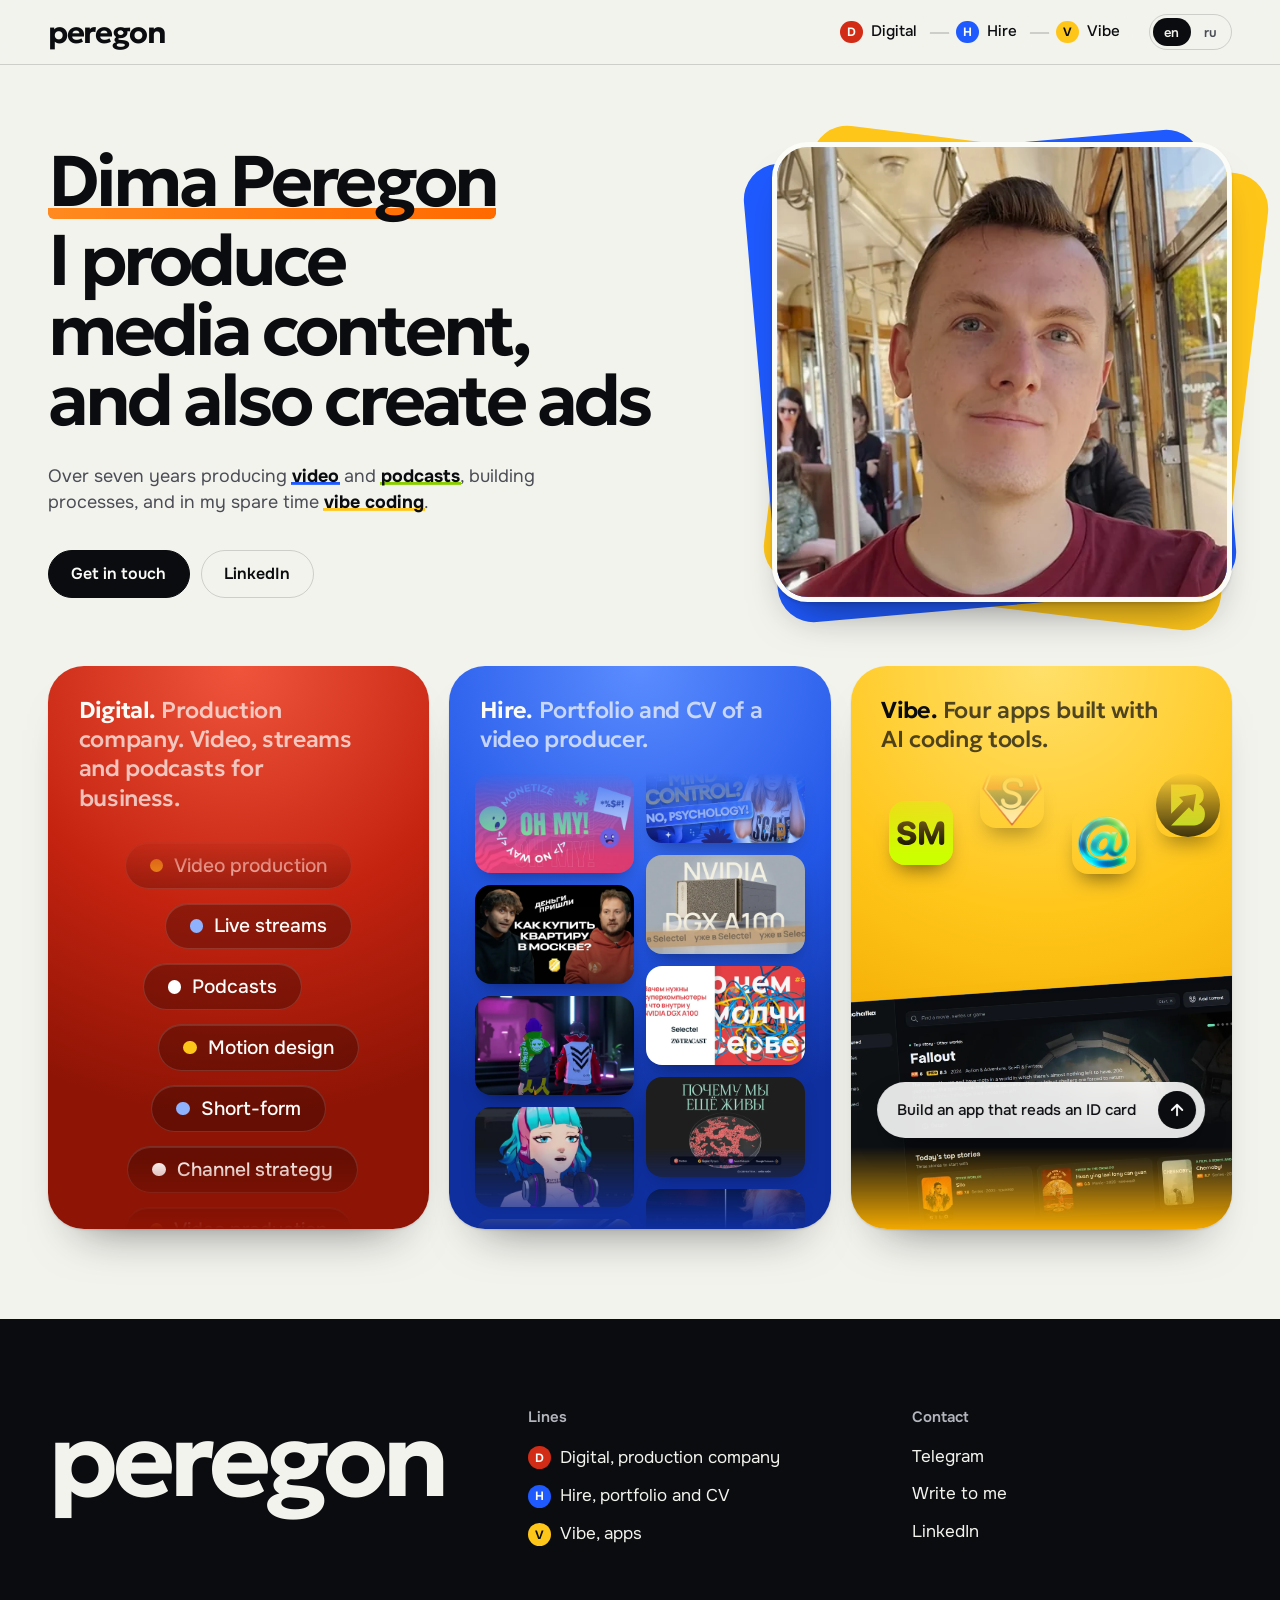
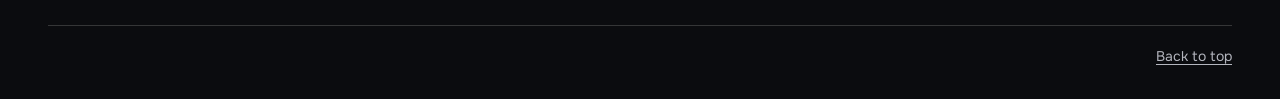
<file: index.html>
<!DOCTYPE html>
<html lang="en">
<head>
<meta charset="utf-8">
<meta name="viewport" content="width=device-width, initial-scale=1">
<title>Dmitrii Peregon</title>
<meta name="description" content="Dmitrii Peregon runs the production company Peregon Digital, produces video and builds apps. Three lines: /digital, /hire, /vibe.">
<link rel="canonical" href="https://peregon.cc/">
<meta property="og:title" content="Dmitrii Peregon">
<meta property="og:description" content="Production company, producer portfolio and side-project apps. Three lines from one station.">
<meta property="og:type" content="website">
<meta property="og:url" content="https://peregon.cc/">
<meta name="theme-color" content="#F4F4F0">
<link rel="icon" href="/favicon.svg" type="image/svg+xml">
<link rel="preload" href="/assets/fonts/geologica-latin-wght-normal.woff2" as="font" type="font/woff2" crossorigin>
<link rel="stylesheet" href="/assets/css/site.css?v=10">
<link rel="stylesheet" href="/assets/css/home.css?v=9">
</head>
<body class="page-home">
<header class="site-header" id="top">
  <div class="wrap">
    <a class="brand" href="/" aria-label="peregon.cc"><span>peregon</span>
    </a>
    <nav class="route" aria-label="Lines">
      <a class="stop" href="/digital"><i class="bullet bullet-d">D</i><span>Digital</span></a>
      <a class="stop" href="/hire"><i class="bullet bullet-h">H</i><span>Hire</span></a>
      <a class="stop" href="/vibe"><i class="bullet bullet-v">V</i><span>Vibe</span></a>
    </nav>
    <div class="lang" role="group" aria-label="Language">
      <button type="button" data-lang="en" aria-pressed="true">en</button>
      <button type="button" data-lang="ru" aria-pressed="false">ru</button>
    </div>
  </div>
</header>
<main>
  <section class="home-hero">
    <div class="wrap hero-grid">
      <div class="hero-copy">
        <h1 data-i18n="h.h1"><span class="h1-name">Dima Peregon</span>I produce media content,<br>and also create ads</h1>
        <p class="hero-sub" data-i18n="h.about">Over seven years producing <a class="to-h" href="/hire#adtech"><b>video</b></a> and <a class="to-p" href="/hire#podcasts"><b>podcasts</b></a>, building processes, and in my spare time <a class="to-v" href="/vibe"><b>vibe coding</b></a>.</p>
        <div class="btn-row">
          <a class="btn" href="mailto:peregond@icloud.com" data-i18n="h.mail">Get in touch</a>
          <a class="btn btn-ghost" href="https://www.linkedin.com/in/peregond/" rel="noopener">LinkedIn</a>
        </div>
      </div>
      <div class="hero-photo">
        <img src="/assets/img/dmitrii.webp" width="526" height="526" alt="Dmitrii Peregon" data-i18n-attr="alt:h.alt">
      </div>
    </div>
  </section>

  <section class="wrap home-lines" aria-labelledby="lines-title">
    <h2 class="sr-only" id="lines-title" data-i18n="h.lines">Lines</h2>
    <div class="acards">

      <a class="acard ac-d" href="/digital">
        <div class="ac-text"><h2>Digital</h2><p data-i18n="h.d">Production company. Video, streams and podcasts for business.</p></div>
        <div class="ac-visual" aria-hidden="true"><div class="chips-v"><span class="chip-v" data-i18n="x.c1">Video production</span><span class="chip-v" data-i18n="x.c2">Live streams</span><span class="chip-v" data-i18n="x.c3">Podcasts</span><span class="chip-v" data-i18n="x.c4">Motion design</span><span class="chip-v" data-i18n="x.c5">Short-form</span><span class="chip-v" data-i18n="x.c6">Channel strategy</span><span class="chip-v" data-i18n="x.c1">Video production</span><span class="chip-v" data-i18n="x.c2">Live streams</span><span class="chip-v" data-i18n="x.c3">Podcasts</span><span class="chip-v" data-i18n="x.c4">Motion design</span><span class="chip-v" data-i18n="x.c5">Short-form</span><span class="chip-v" data-i18n="x.c6">Channel strategy</span></div></div>
      </a>

      <a class="acard ac-h" href="/hire">
        <div class="ac-text"><h2>Hire</h2><p data-i18n="h.h">Portfolio and CV of a video producer.</p></div>
        <div class="ac-visual" aria-hidden="true">
          <div class="grid-v"><div class="gcol gcol-up"><img src="/assets/img/work/gbfrgUn2MOQ.webp" width="960" height="540" alt="" loading="lazy"><img src="/assets/img/work/o5N4jWkozaY.webp" width="960" height="540" alt="" loading="lazy"><img src="/assets/img/work/atLv50dhObE.webp" width="960" height="540" alt="" loading="lazy"><img src="/assets/img/work/uWjda6jvEHo.webp" width="960" height="540" alt="" loading="lazy"><img src="/assets/img/work/a71VV6Kzhkg.webp" width="960" height="540" alt="" loading="lazy"><img src="/assets/img/work/gbfrgUn2MOQ.webp" width="960" height="540" alt="" loading="lazy"><img src="/assets/img/work/o5N4jWkozaY.webp" width="960" height="540" alt="" loading="lazy"><img src="/assets/img/work/atLv50dhObE.webp" width="960" height="540" alt="" loading="lazy"><img src="/assets/img/work/uWjda6jvEHo.webp" width="960" height="540" alt="" loading="lazy"><img src="/assets/img/work/a71VV6Kzhkg.webp" width="960" height="540" alt="" loading="lazy"></div><div class="gcol gcol-down"><img src="/assets/img/work/emPqwdxOwn4.webp" width="960" height="540" alt="" loading="lazy"><img src="/assets/img/work/O16nj-dIBHU.webp" width="960" height="540" alt="" loading="lazy"><img src="/assets/img/work/cSgYvAuHnYk.webp" width="960" height="540" alt="" loading="lazy"><img src="/assets/img/work/kRT0A4dR2Yw.webp" width="960" height="540" alt="" loading="lazy"><img src="/assets/img/work/-QUXfbcRMto.webp" width="960" height="540" alt="" loading="lazy"><img src="/assets/img/work/emPqwdxOwn4.webp" width="960" height="540" alt="" loading="lazy"><img src="/assets/img/work/O16nj-dIBHU.webp" width="960" height="540" alt="" loading="lazy"><img src="/assets/img/work/cSgYvAuHnYk.webp" width="960" height="540" alt="" loading="lazy"><img src="/assets/img/work/kRT0A4dR2Yw.webp" width="960" height="540" alt="" loading="lazy"><img src="/assets/img/work/-QUXfbcRMto.webp" width="960" height="540" alt="" loading="lazy"></div></div>
        </div>
      </a>

      <a class="acard ac-v" href="/vibe">
        <div class="ac-text"><h2>Vibe</h2><p data-i18n="h.v">Four apps built with AI coding tools.</p></div>
        <div class="ac-visual" aria-hidden="true">
          <div class="app-shot"><img src="/assets/img/vibe/kachalka-featured.webp" width="1424" height="892" alt="" loading="lazy"></div>
          <img class="app-ico i1" src="/assets/img/vibe/saveme-icon.svg" width="64" height="64" alt="">
          <img class="app-ico i2" src="/assets/img/vibe/celik-icon.webp" width="64" height="64" alt="">
          <img class="app-ico i3" src="/assets/img/vibe/kachalka-icon.webp" width="64" height="64" alt="">
          <img class="app-ico i4" src="/assets/img/vibe/unik-icon.svg" width="64" height="64" alt="">
          <div class="prompt"><span class="typed" data-i18n="x.prompt">Build an app that reads an ID card</span><i><svg viewBox="0 0 24 24" width="18" height="18" fill="none" stroke="currentColor" stroke-width="2.4" stroke-linecap="round" stroke-linejoin="round" aria-hidden="true"><path d="M12 19V5M5 12l7-7 7 7"/></svg></i></div>
        </div>
      </a>

    </div>
  </section>
</main>
<footer class="site-footer">
  <div class="wrap">
    <div class="footer-top">
      <div>
        <div class="footer-word">peregon</div>
      </div>
      <div>
        <h4 data-i18n="f.lines">Lines</h4>
        <ul>
          <li><a href="/digital"><i class="bullet bullet-d">D</i><span data-i18n="f.d">Digital, production company</span></a></li>
          <li><a href="/hire"><i class="bullet bullet-h">H</i><span data-i18n="f.h">Hire, portfolio and CV</span></a></li>
          <li><a href="/vibe"><i class="bullet bullet-v">V</i><span data-i18n="f.v">Vibe, apps</span></a></li>
        </ul>
      </div>
      <div>
        <h4 data-i18n="f.contact">Contact</h4>
        <ul>
          <li><a href="https://t.me/peregond" rel="noopener">Telegram</a></li>
          <li><a href="mailto:peregond@icloud.com" data-i18n="f.write">Write to me</a></li>
          <li><a href="https://www.linkedin.com/in/peregond/" rel="noopener">LinkedIn</a></li>
        </ul>
      </div>
    </div>
    <div class="footer-bottom">
      <a href="#top" data-i18n="f.top">Back to top</a>
    </div>
  </div>
</footer>
<script>
window.I18N_RU = {
  'title': 'Дмитрий Перегон',
  'h.h1': '<span class="h1-name">Дима Перегон</span>Продюсирую медиаконтент,<br>а также создаю рекламу',
  'h.lines': 'Линии',
  'h.alt': 'Дмитрий Перегон',
  'h.mail': 'Написать',
  'h.about': 'Более семи лет продюсирую <a class="to-h" href="/hire#adtech"><b>видео</b></a>, <a class="to-p" href="/hire#podcasts"><b>подкасты</b></a>, умею выстраивать процессы, а в свободное время <a class="to-v" href="/vibe"><b>вайбкожу</b></a>.',
  'h.d': 'Продакшен-компания. Видео, эфиры и подкасты для бизнеса.',
  'h.h': 'Портфолио и резюме видеопродюсера.',
  'h.v': 'Четыре приложения, собранные с помощью ИИ.',
  'x.c1': 'Видеопродакшен', 'x.c2': 'Прямые эфиры', 'x.c3': 'Подкасты', 'x.c4': 'Моушн-дизайн', 'x.c5': 'Короткие форматы', 'x.c6': 'Стратегия канала',
  'x.prompt': 'Сделай приложение, которое читает ID-карту'
};
</script>
<script src="/assets/js/site.js"></script>
</body>
</html>
</file>
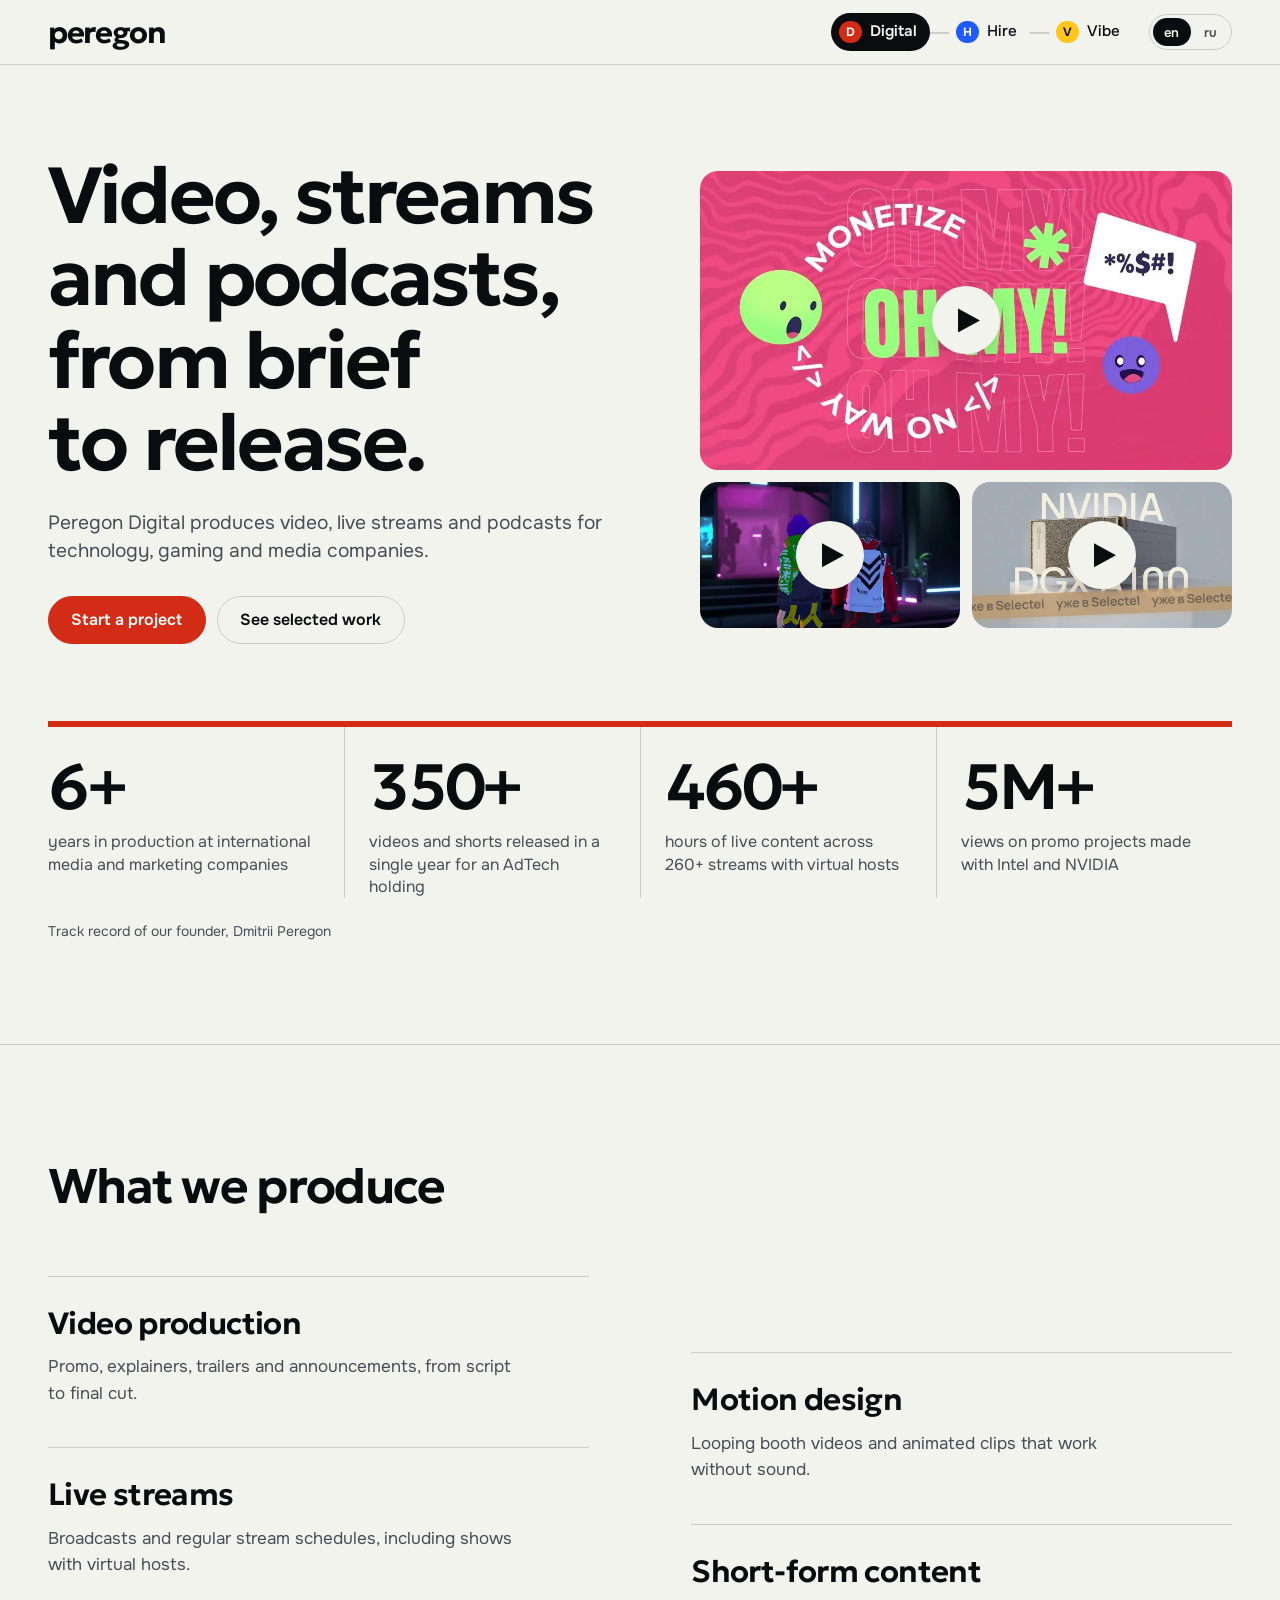
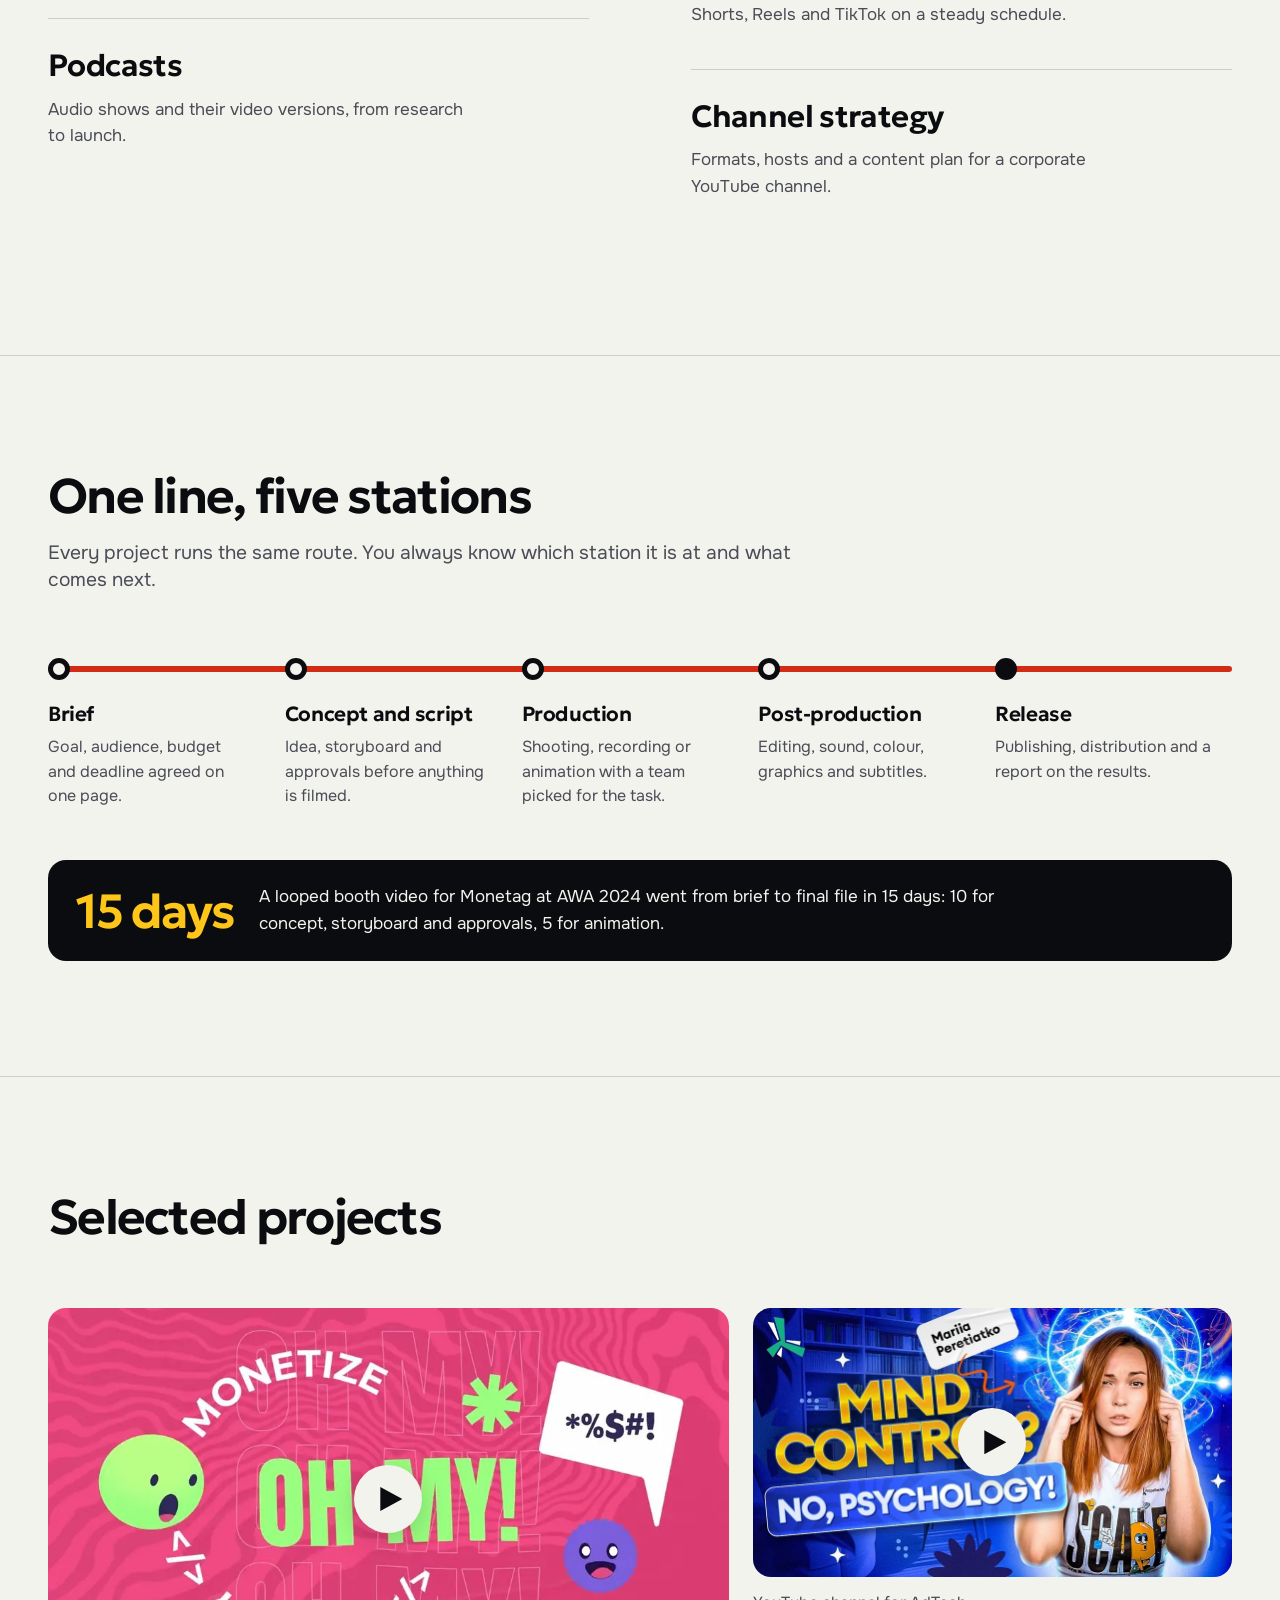
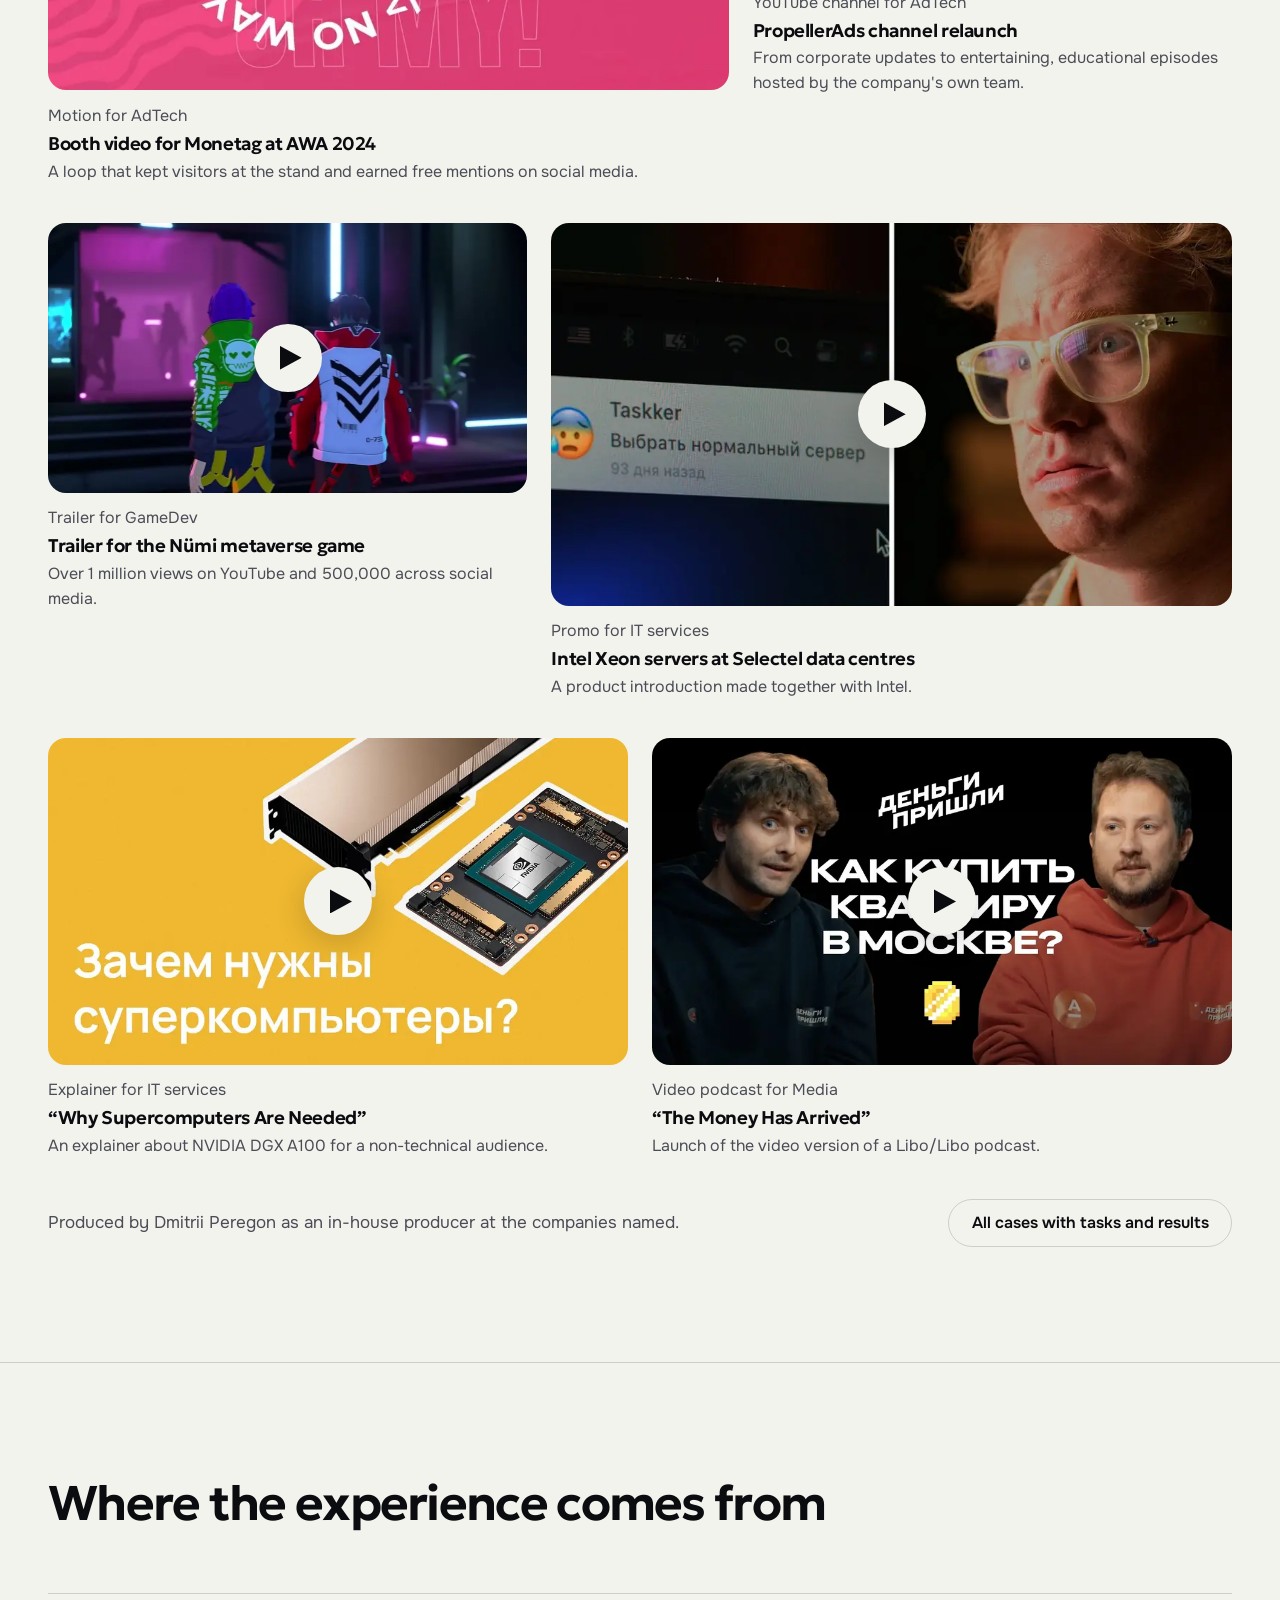
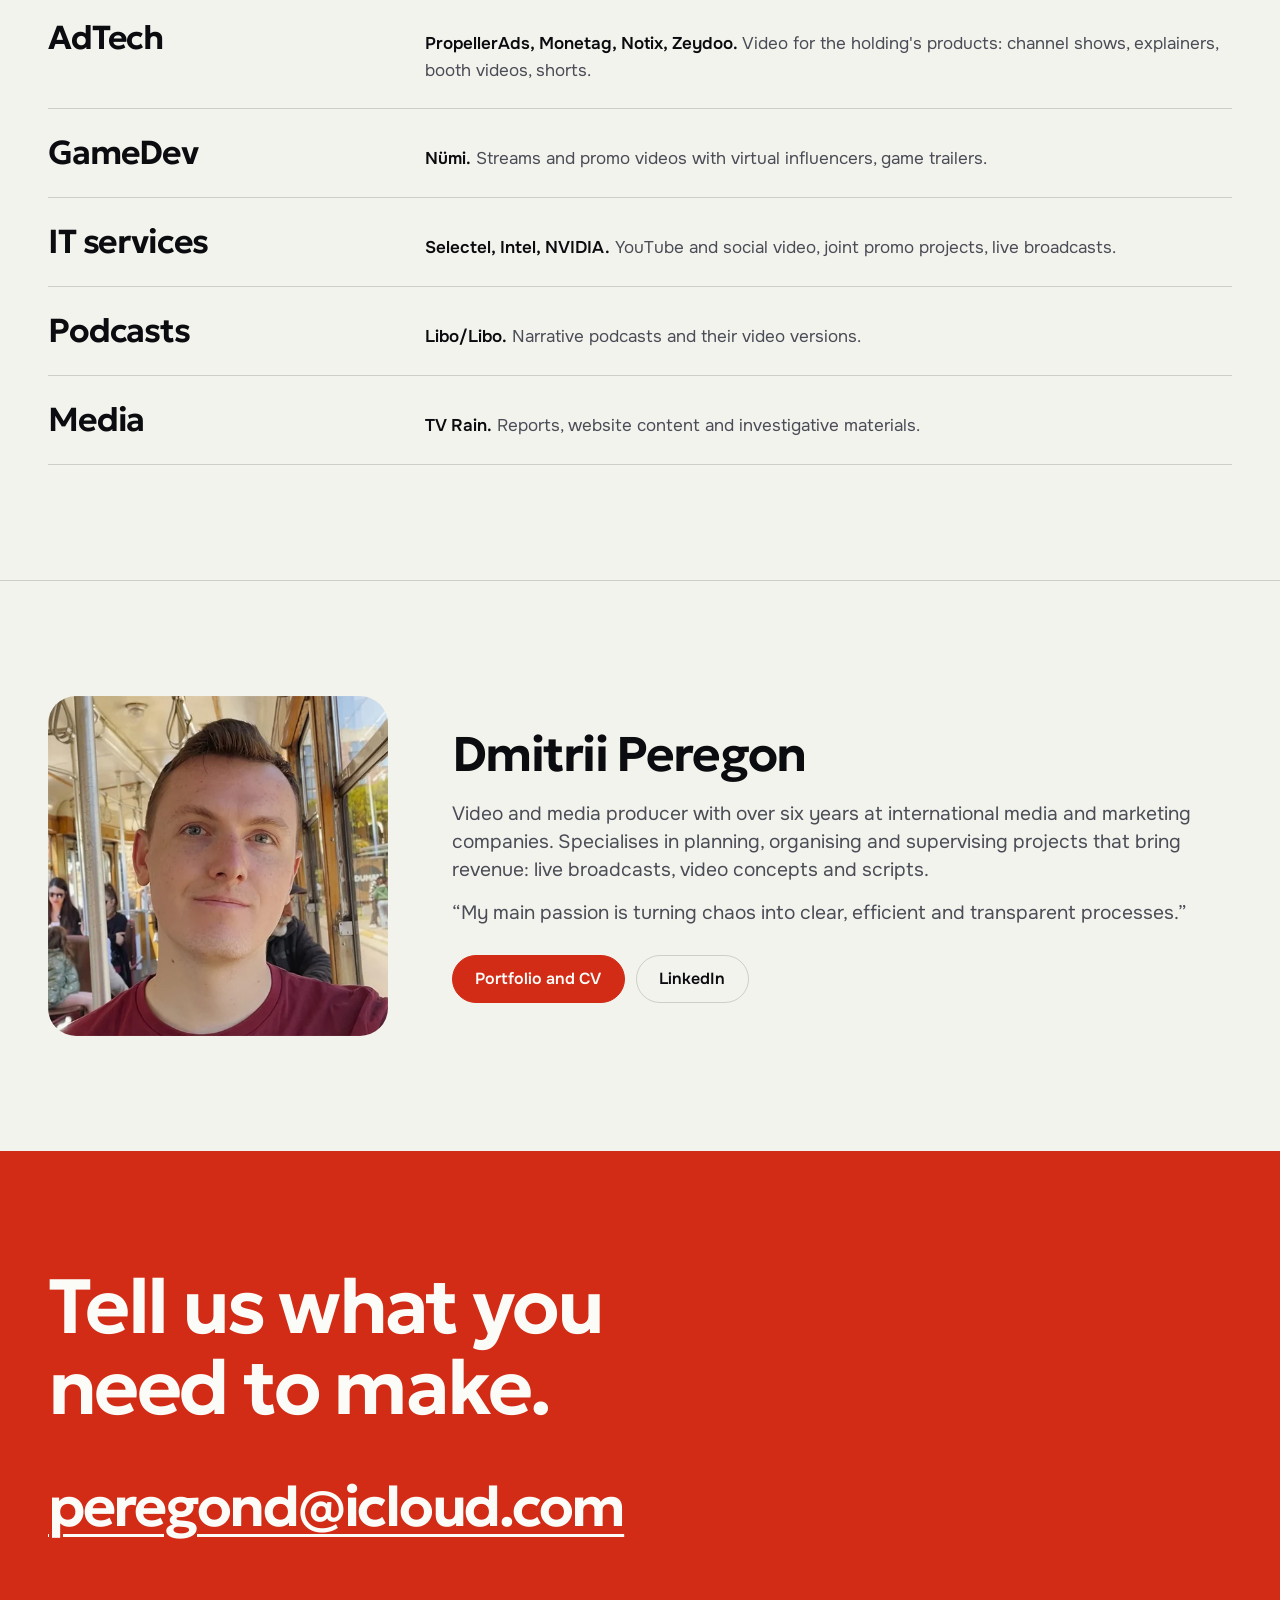
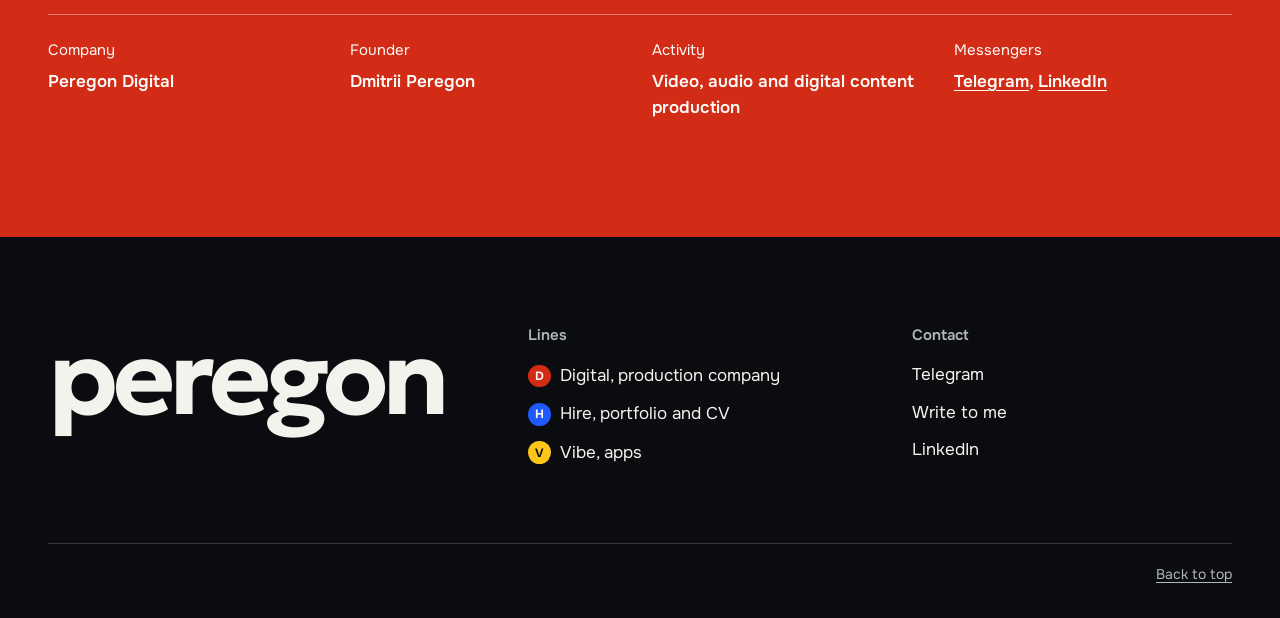
<file: digital/index.html>
<!DOCTYPE html>
<html lang="en">
<head>
<meta charset="utf-8">
<meta name="viewport" content="width=device-width, initial-scale=1">
<title>Peregon Digital</title>
<meta name="description" content="Peregon Digital is a content production company: video, live streams, podcasts and motion design, from brief to release.">
<link rel="canonical" href="https://peregon.cc/digital">
<meta property="og:title" content="Peregon Digital">
<meta property="og:description" content="Video, live streams and podcasts, taken from brief to release.">
<meta property="og:type" content="website">
<meta property="og:url" content="https://peregon.cc/digital">
<meta property="og:image" content="https://peregon.cc/assets/img/work/gbfrgUn2MOQ.webp">
<meta name="theme-color" content="#F4F4F0">
<link rel="icon" href="/favicon.svg" type="image/svg+xml">
<link rel="preload" href="/assets/fonts/geologica-latin-wght-normal.woff2" as="font" type="font/woff2" crossorigin>
<link rel="stylesheet" href="/assets/css/site.css?v=10">
</head>
<body class="page-digital">
<header class="site-header" id="top">
  <div class="wrap">
    <a class="brand" href="/" aria-label="peregon.cc"><span>peregon</span>
    </a>
    <nav class="route" aria-label="Lines">
      <a class="stop" href="/digital" aria-current="page"><i class="bullet bullet-d">D</i><span>Digital</span></a>
      <a class="stop" href="/hire"><i class="bullet bullet-h">H</i><span>Hire</span></a>
      <a class="stop" href="/vibe"><i class="bullet bullet-v">V</i><span>Vibe</span></a>
    </nav>
    <div class="lang" role="group" aria-label="Language">
      <button type="button" data-lang="en" aria-pressed="true">en</button>
      <button type="button" data-lang="ru" aria-pressed="false">ru</button>
    </div>
  </div>
</header>
<main>
  <section class="d-hero" data-stop="Peregon Digital">
    <div class="wrap">
      <div>
        <h1 data-i18n="d.h1">Video, streams and podcasts, from brief to release.</h1>
        <p class="lead" data-i18n="d.lead">Peregon Digital produces video, live streams and podcasts for technology, gaming and media companies.</p>
        <div class="btn-row">
          <a class="btn" href="mailto:peregond@icloud.com"><span data-i18n="d.cta1">Start a project</span></a>
          <a class="btn btn-ghost" href="#work" data-i18n="d.cta2">See selected work</a>
        </div>
      </div>
      <div class="reel">
        <a class="yt" href="https://www.youtube.com/watch?v=gbfrgUn2MOQ" data-yt="gbfrgUn2MOQ" aria-label="Monetag booth video for AWA 2024" rel="noopener">
          <img src="/assets/img/work/gbfrgUn2MOQ.webp" width="960" height="540" alt="">
        </a>
        <a class="yt" href="https://www.youtube.com/watch?v=atLv50dhObE" data-yt="atLv50dhObE" aria-label="Numiverse launch teaser" rel="noopener">
          <img src="/assets/img/work/atLv50dhObE.webp" width="960" height="540" alt="">
        </a>
        <a class="yt" href="https://www.youtube.com/watch?v=O16nj-dIBHU" data-yt="O16nj-dIBHU" aria-label="NVIDIA DGX A100 at Selectel" rel="noopener">
          <img src="/assets/img/work/O16nj-dIBHU.webp" width="960" height="540" alt="">
        </a>
      </div>
    </div>
  </section>

  <section class="section d-stats" data-stop="Track record" data-stop-key="d.s.numbers">
    <div class="wrap">
      <div class="stats">
        <div class="stat reveal"><b>6+</b><span data-i18n="d.n1">years in production at international media and marketing companies</span></div>
        <div class="stat reveal"><b>350+</b><span data-i18n="d.n2">videos and shorts released in a single year for an AdTech holding</span></div>
        <div class="stat reveal"><b>460+</b><span data-i18n="d.n3">hours of live content across 260+ streams with virtual hosts</span></div>
        <div class="stat reveal"><b>5M+</b><span data-i18n="d.n4">views on promo projects made with Intel and NVIDIA</span></div>
      </div>
      <p class="stats-note label" data-i18n="d.nnote">Track record of our founder, Dmitrii Peregon</p>
    </div>
  </section>

  <section class="section band" id="services" data-stop="Services" data-stop-key="d.s.services">
    <div class="wrap">
      <div class="section-head">
        <h2 data-i18n="d.sv.h">What we produce</h2>
      </div>
      <div class="services">
        <div>
        <article class="service"><h3 data-i18n="d.sv1">Video production</h3><p data-i18n="d.sv1p">Promo, explainers, trailers and announcements, from script to final cut.</p></article>
        <article class="service"><h3 data-i18n="d.sv2">Live streams</h3><p data-i18n="d.sv2p">Broadcasts and regular stream schedules, including shows with virtual hosts.</p></article>
        <article class="service"><h3 data-i18n="d.sv3">Podcasts</h3><p data-i18n="d.sv3p">Audio shows and their video versions, from research to launch.</p></article>
        </div>
        <div>
        <article class="service"><h3 data-i18n="d.sv4">Motion design</h3><p data-i18n="d.sv4p">Looping booth videos and animated clips that work without sound.</p></article>
        <article class="service"><h3 data-i18n="d.sv5">Short-form content</h3><p data-i18n="d.sv5p">Shorts, Reels and TikTok on a steady schedule.</p></article>
        <article class="service"><h3 data-i18n="d.sv6">Channel strategy</h3><p data-i18n="d.sv6p">Formats, hosts and a content plan for a corporate YouTube channel.</p></article>
        </div>
      </div>
    </div>
  </section>

  <section class="section band" id="process" data-stop="Process" data-stop-key="d.s.process">
    <div class="wrap">
      <div class="section-head">
        <h2 data-i18n="d.pr.h">One line, five stations</h2>
        <p class="lead" data-i18n="d.pr.lead">Every project runs the same route. You always know which station it is at and what comes next.</p>
      </div>
      <ol class="process">
        <li class="station"><h3 data-i18n="d.pr1">Brief</h3><p data-i18n="d.pr1p">Goal, audience, budget and deadline agreed on one page.</p></li>
        <li class="station"><h3 data-i18n="d.pr2">Concept and script</h3><p data-i18n="d.pr2p">Idea, storyboard and approvals before anything is filmed.</p></li>
        <li class="station"><h3 data-i18n="d.pr3">Production</h3><p data-i18n="d.pr3p">Shooting, recording or animation with a team picked for the task.</p></li>
        <li class="station"><h3 data-i18n="d.pr4">Post-production</h3><p data-i18n="d.pr4p">Editing, sound, colour, graphics and subtitles.</p></li>
        <li class="station"><h3 data-i18n="d.pr5">Release</h3><p data-i18n="d.pr5p">Publishing, distribution and a report on the results.</p></li>
      </ol>
      <div class="process-note reveal">
        <b data-i18n="d.pr.nb">15 days</b>
        <p data-i18n="d.pr.np">A looped booth video for Monetag at AWA 2024 went from brief to final file in 15 days: 10 for concept, storyboard and approvals, 5 for animation.</p>
      </div>
    </div>
  </section>

  <section class="section band" id="work" data-stop="Work" data-stop-key="d.s.work">
    <div class="wrap">
      <div class="section-head">
        <h2 data-i18n="d.w.h">Selected projects</h2>
      </div>
      <div class="work-grid">
        <figure class="work reveal">
          <a class="yt" href="https://www.youtube.com/watch?v=gbfrgUn2MOQ" data-yt="gbfrgUn2MOQ" aria-label="Monetag booth video for AWA 2024" rel="noopener"><img src="/assets/img/work/gbfrgUn2MOQ.webp" width="960" height="540" alt="" loading="lazy"></a>
          <figcaption><span class="label" data-i18n="d.w1k">Motion for AdTech</span><b data-i18n="d.w1">Booth video for Monetag at AWA 2024</b><span data-i18n="d.w1p">A loop that kept visitors at the stand and earned free mentions on social media.</span></figcaption>
        </figure>
        <figure class="work reveal">
          <a class="yt" href="https://www.youtube.com/watch?v=emPqwdxOwn4" data-yt="emPqwdxOwn4" aria-label="PropellerAds: Psychology Behind Creatives" rel="noopener"><img src="/assets/img/work/emPqwdxOwn4.webp" width="960" height="540" alt="" loading="lazy"></a>
          <figcaption><span class="label" data-i18n="d.w2k">YouTube channel for AdTech</span><b data-i18n="d.w2">PropellerAds channel relaunch</b><span data-i18n="d.w2p">From corporate updates to entertaining, educational episodes hosted by the company's own team.</span></figcaption>
        </figure>
        <figure class="work reveal">
          <a class="yt" href="https://www.youtube.com/watch?v=atLv50dhObE" data-yt="atLv50dhObE" aria-label="Numiverse launch teaser" rel="noopener"><img src="/assets/img/work/atLv50dhObE.webp" width="960" height="540" alt="" loading="lazy"></a>
          <figcaption><span class="label" data-i18n="d.w3k">Trailer for GameDev</span><b data-i18n="d.w3">Trailer for the Nümi metaverse game</b><span data-i18n="d.w3p">Over 1 million views on YouTube and 500,000 across social media.</span></figcaption>
        </figure>
        <figure class="work reveal">
          <a class="yt" href="https://www.youtube.com/watch?v=-QUXfbcRMto" data-yt="-QUXfbcRMto" aria-label="Selectel and Intel: servers with Intel Xeon processors" rel="noopener"><img src="/assets/img/work/-QUXfbcRMto.webp" width="960" height="540" alt="" loading="lazy"></a>
          <figcaption><span class="label" data-i18n="d.w4k">Promo for IT services</span><b data-i18n="d.w4">Intel Xeon servers at Selectel data centres</b><span data-i18n="d.w4p">A product introduction made together with Intel.</span></figcaption>
        </figure>
        <figure class="work reveal">
          <a class="yt" href="https://www.youtube.com/watch?v=a71VV6Kzhkg" data-yt="a71VV6Kzhkg" aria-label="Why Supercomputers Are Needed" rel="noopener"><img src="/assets/img/work/a71VV6Kzhkg.webp" width="960" height="540" alt="" loading="lazy"></a>
          <figcaption><span class="label" data-i18n="d.w5k">Explainer for IT services</span><b data-i18n="d.w5">“Why Supercomputers Are Needed”</b><span data-i18n="d.w5p">An explainer about NVIDIA DGX A100 for a non-technical audience.</span></figcaption>
        </figure>
        <figure class="work reveal">
          <a class="yt" href="https://www.youtube.com/watch?v=o5N4jWkozaY" data-yt="o5N4jWkozaY" aria-label="The Money Has Arrived, video podcast" rel="noopener"><img src="/assets/img/work/o5N4jWkozaY.webp" width="960" height="540" alt="" loading="lazy"></a>
          <figcaption><span class="label" data-i18n="d.w6k">Video podcast for Media</span><b data-i18n="d.w6">“The Money Has Arrived”</b><span data-i18n="d.w6p">Launch of the video version of a Libo/Libo podcast.</span></figcaption>
        </figure>
      </div>
      <div class="work-note">
        <p data-i18n="d.w.note">Produced by Dmitrii Peregon as an in-house producer at the companies named.</p>
        <a class="btn btn-ghost" href="/hire"><span data-i18n="d.w.all">All cases with tasks and results</span></a>
      </div>
    </div>
  </section>

  <section class="section band" id="industries" data-stop="Industries" data-stop-key="d.s.ind">
    <div class="wrap">
      <div class="section-head">
        <h2 data-i18n="d.i.h">Where the experience comes from</h2>
      </div>
      <div class="sectors">
        <div class="sector"><h3>AdTech</h3><p><b>PropellerAds, Monetag, Notix, Zeydoo.</b> <span data-i18n="d.i1">Video for the holding's products: channel shows, explainers, booth videos, shorts.</span></p></div>
        <div class="sector"><h3>GameDev</h3><p><b>Nümi.</b> <span data-i18n="d.i2">Streams and promo videos with virtual influencers, game trailers.</span></p></div>
        <div class="sector"><h3 data-i18n="d.i3h">IT services</h3><p><b>Selectel, Intel, NVIDIA.</b> <span data-i18n="d.i3">YouTube and social video, joint promo projects, live broadcasts.</span></p></div>
        <div class="sector"><h3 data-i18n="d.i4h">Podcasts</h3><p><b>Libo/Libo.</b> <span data-i18n="d.i4">Narrative podcasts and their video versions.</span></p></div>
        <div class="sector"><h3 data-i18n="d.i5h">Media</h3><p><b>TV Rain.</b> <span data-i18n="d.i5">Reports, website content and investigative materials.</span></p></div>
      </div>
    </div>
  </section>

  <section class="section band" id="founder" data-stop="Founder" data-stop-key="d.s.founder">
    <div class="wrap founder">
      <img src="/assets/img/dmitrii.webp" width="526" height="526" alt="Dmitrii Peregon" loading="lazy" data-i18n-attr="alt:d.f.alt">
      <div>
        <h2 data-i18n="d.f.h">Dmitrii Peregon</h2>
        <p class="lead" data-i18n="d.f.p1">Video and media producer with over six years at international media and marketing companies. Specialises in planning, organising and supervising projects that bring revenue: live broadcasts, video concepts and scripts.</p>
        <p class="lead" data-i18n="d.f.p2">“My main passion is turning chaos into clear, efficient and transparent processes.”</p>
        <div class="btn-row">
          <a class="btn" href="/hire"><span data-i18n="d.f.b1">Portfolio and CV</span></a>
          <a class="btn btn-ghost" href="https://www.linkedin.com/in/peregond/" rel="noopener">LinkedIn</a>
        </div>
      </div>
    </div>
  </section>

  <section class="section contact" id="contact" data-stop="Contact" data-stop-key="d.s.contact">
    <div class="wrap">
      <h2 data-i18n="d.c.h">Tell us what you need to make.</h2>
      <a class="mail" href="mailto:peregond@icloud.com">peregond@icloud.com</a>
      <dl class="facts">
        <div><dt data-i18n="d.c.k1">Company</dt><dd>Peregon Digital</dd></div>
        <div><dt data-i18n="d.c.k2">Founder</dt><dd data-i18n="d.c.v2">Dmitrii Peregon</dd></div>
        <div><dt data-i18n="d.c.k3">Activity</dt><dd data-i18n="d.c.v3">Video, audio and digital content production</dd></div>
        <div><dt data-i18n="d.c.k4">Messengers</dt><dd><a href="https://t.me/peregond" rel="noopener">Telegram</a>, <a href="https://www.linkedin.com/in/peregond/" rel="noopener">LinkedIn</a></dd></div>
      </dl>
    </div>
  </section>
</main>
<footer class="site-footer">
  <div class="wrap">
    <div class="footer-top">
      <div>
        <div class="footer-word">peregon</div>
      </div>
      <div>
        <h4 data-i18n="f.lines">Lines</h4>
        <ul>
          <li><a href="/digital"><i class="bullet bullet-d">D</i><span data-i18n="f.d">Digital, production company</span></a></li>
          <li><a href="/hire"><i class="bullet bullet-h">H</i><span data-i18n="f.h">Hire, portfolio and CV</span></a></li>
          <li><a href="/vibe"><i class="bullet bullet-v">V</i><span data-i18n="f.v">Vibe, apps</span></a></li>
        </ul>
      </div>
      <div>
        <h4 data-i18n="f.contact">Contact</h4>
        <ul>
          <li><a href="https://t.me/peregond" rel="noopener">Telegram</a></li>
          <li><a href="mailto:peregond@icloud.com" data-i18n="f.write">Write to me</a></li>
          <li><a href="https://www.linkedin.com/in/peregond/" rel="noopener">LinkedIn</a></li>
        </ul>
      </div>
    </div>
    <div class="footer-bottom">
      <a href="#top" data-i18n="f.top">Back to top</a>
    </div>
  </div>
</footer>
<script>
window.I18N_RU = {
  'title': 'Peregon Digital — продакшен контента',
  'd.h1': 'Видео, стримы и подкасты: от брифа до релиза.',
  'd.lead': 'Peregon Digital производит видео, прямые эфиры и подкасты для технологических, игровых и медийных компаний.',
  'd.cta1': 'Обсудить проект', 'd.cta2': 'Посмотреть работы',
  'd.s.numbers': 'Цифры',
  'd.n1': 'лет в продакшене в международных медиа и маркетинговых компаниях',
  'd.n2': 'видео и шортсов за один год для AdTech-холдинга',
  'd.n3': 'часов прямых эфиров: 260+ стримов с виртуальными ведущими',
  'd.n4': 'просмотров у промопроектов с Intel и NVIDIA',
  'd.nnote': 'Опыт основателя компании, Дмитрия Перегона',
  'd.s.services': 'Услуги', 'd.sv.h': 'Что мы делаем',
  'd.sv1': 'Видеопродакшен', 'd.sv1p': 'Промо, эксплейнеры, трейлеры и анонсы: от сценария до финального монтажа.',
  'd.sv2': 'Прямые эфиры', 'd.sv2p': 'Трансляции и регулярные сетки стримов, в том числе шоу с виртуальными ведущими.',
  'd.sv3': 'Подкасты', 'd.sv3p': 'Аудиошоу и их видеоверсии: от ресёрча до запуска.',
  'd.sv4': 'Моушн-дизайн', 'd.sv4p': 'Зацикленные ролики для стендов и анимация, понятная без звука.',
  'd.sv5': 'Короткие форматы', 'd.sv5p': 'Shorts, Reels и TikTok с регулярным выходом.',
  'd.sv6': 'Стратегия канала', 'd.sv6p': 'Форматы, ведущие и контент-план для корпоративного YouTube-канала.',
  'd.s.process': 'Процесс', 'd.pr.h': 'Одна линия, пять станций',
  'd.pr.lead': 'Каждый проект идёт по одному маршруту. Всегда понятно, на какой он станции и что дальше.',
  'd.pr1': 'Бриф', 'd.pr1p': 'Цель, аудитория, бюджет и срок на одной странице.',
  'd.pr2': 'Идея и сценарий', 'd.pr2p': 'Концепция, раскадровка и согласования до начала съёмок.',
  'd.pr3': 'Производство', 'd.pr3p': 'Съёмка, запись или анимация с командой, собранной под задачу.',
  'd.pr4': 'Постпродакшен', 'd.pr4p': 'Монтаж, звук, цвет, графика и субтитры.',
  'd.pr5': 'Релиз', 'd.pr5p': 'Публикация, дистрибуция и отчёт о результатах.',
  'd.pr.nb': '15 дней',
  'd.pr.np': 'Зацикленный ролик для стенда Monetag на AWA 2024 прошёл путь от брифа до финального файла за 15 дней: 10 на концепцию, раскадровку и согласования, 5 на анимацию.',
  'd.s.work': 'Работы', 'd.w.h': 'Избранные проекты',
  'd.w1k': 'Моушн для AdTech', 'd.w1': 'Ролик для стенда Monetag на AWA 2024', 'd.w1p': 'Зацикленное видео удерживало посетителей у стенда и принесло бесплатные упоминания в соцсетях.',
  'd.w2k': 'YouTube-канал для AdTech', 'd.w2': 'Перезапуск канала PropellerAds', 'd.w2p': 'От корпоративных новостей к развлекательно-образовательным выпускам с сотрудниками компании в кадре.',
  'd.w3k': 'Трейлер для GameDev', 'd.w3': 'Трейлер метавселенной Nümi', 'd.w3p': 'Более 1 млн просмотров на YouTube и 500 000 в соцсетях.',
  'd.w4k': 'Промо для IT-сервисов', 'd.w4': 'Серверы на Intel Xeon в дата-центрах Selectel', 'd.w4p': 'Презентация продукта, сделанная вместе с Intel.',
  'd.w5k': 'Эксплейнер для IT-сервисов', 'd.w5': '«Зачем нужны суперкомпьютеры»', 'd.w5p': 'Объясняющее видео про NVIDIA DGX A100 для нетехнической аудитории.',
  'd.w6k': 'Видеоподкаст для медиа', 'd.w6': '«Деньги пришли»', 'd.w6p': 'Запуск видеоверсии подкаста студии «Либо/Либо».',
  'd.w.note': 'Проекты, которые Дмитрий Перегон продюсировал, работая в штате названных компаний.',
  'd.w.all': 'Все кейсы с задачами и результатами',
  'd.s.ind': 'Индустрии', 'd.i.h': 'Откуда этот опыт',
  'd.i1': 'Видео для продуктов холдинга: шоу для каналов, эксплейнеры, ролики для стендов, шортсы.',
  'd.i2': 'Стримы и промо с виртуальными инфлюенсерами, игровые трейлеры.',
  'd.i3h': 'IT-сервисы', 'd.i3': 'Видео для YouTube и соцсетей, совместные промопроекты, прямые эфиры.',
  'd.i4h': 'Подкасты', 'd.i4': 'Нарративные подкасты и их видеоверсии.',
  'd.i5h': 'Медиа', 'd.i5': 'Репортажи, материалы для сайта и расследования.',
  'd.s.founder': 'Основатель', 'd.f.alt': 'Дмитрий Перегон', 'd.f.h': 'Дмитрий Перегон',
  'd.f.p1': 'Видео- и медиапродюсер с опытом более шести лет в международных медиа и маркетинговых компаниях. Планирует, организует и ведёт проекты, которые приносят выручку: прямые эфиры, видеоконцепции и сценарии.',
  'd.f.p2': '«Моя главная страсть — превращать хаос в понятные, эффективные и прозрачные процессы».',
  'd.f.b1': 'Портфолио и резюме',
  'd.s.contact': 'Контакты', 'd.c.h': 'Расскажите, что нужно сделать.',
  'd.c.k1': 'Компания', 'd.c.k2': 'Основатель', 'd.c.v2': 'Дмитрий Перегон',
  'd.c.k3': 'Деятельность', 'd.c.v3': 'Производство видео-, аудио- и цифрового контента',
  'd.c.k4': 'Мессенджеры'
};
</script>
<script src="/assets/js/site.js"></script>
</body>
</html>
</file>
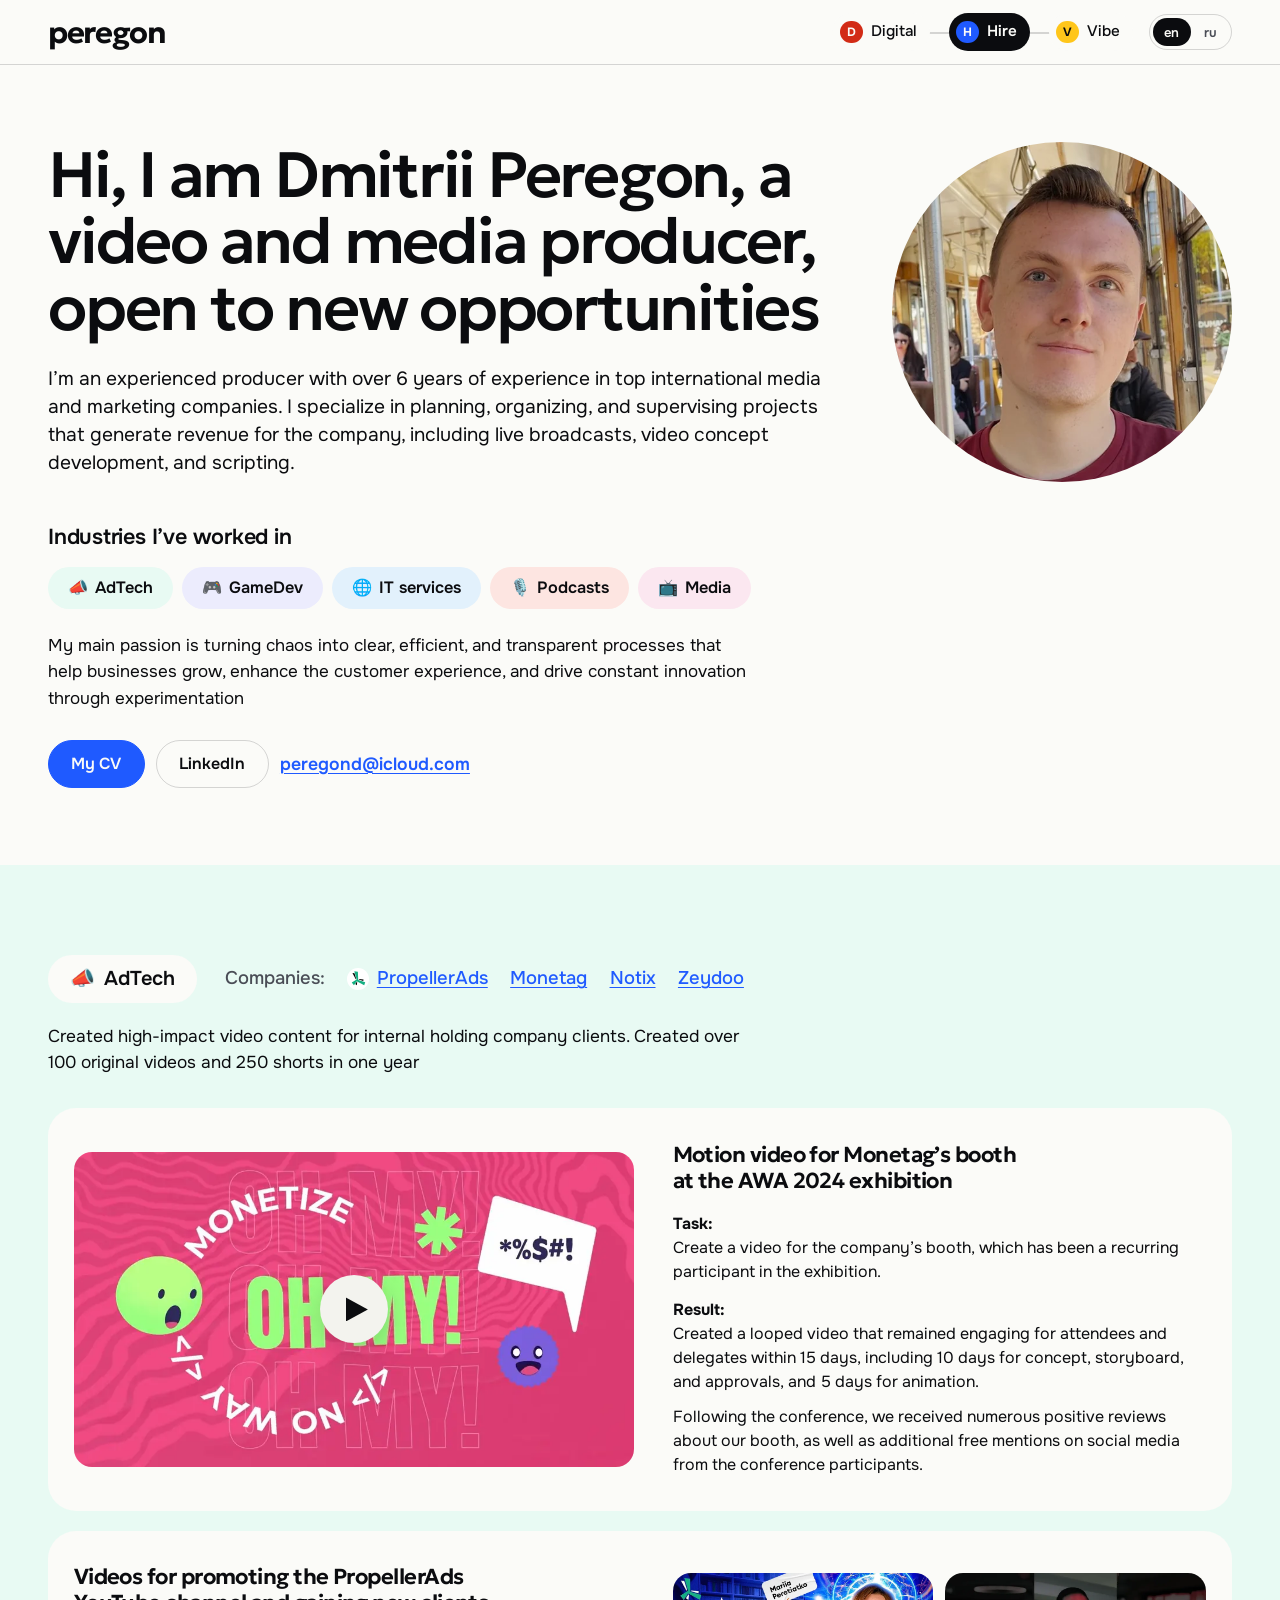
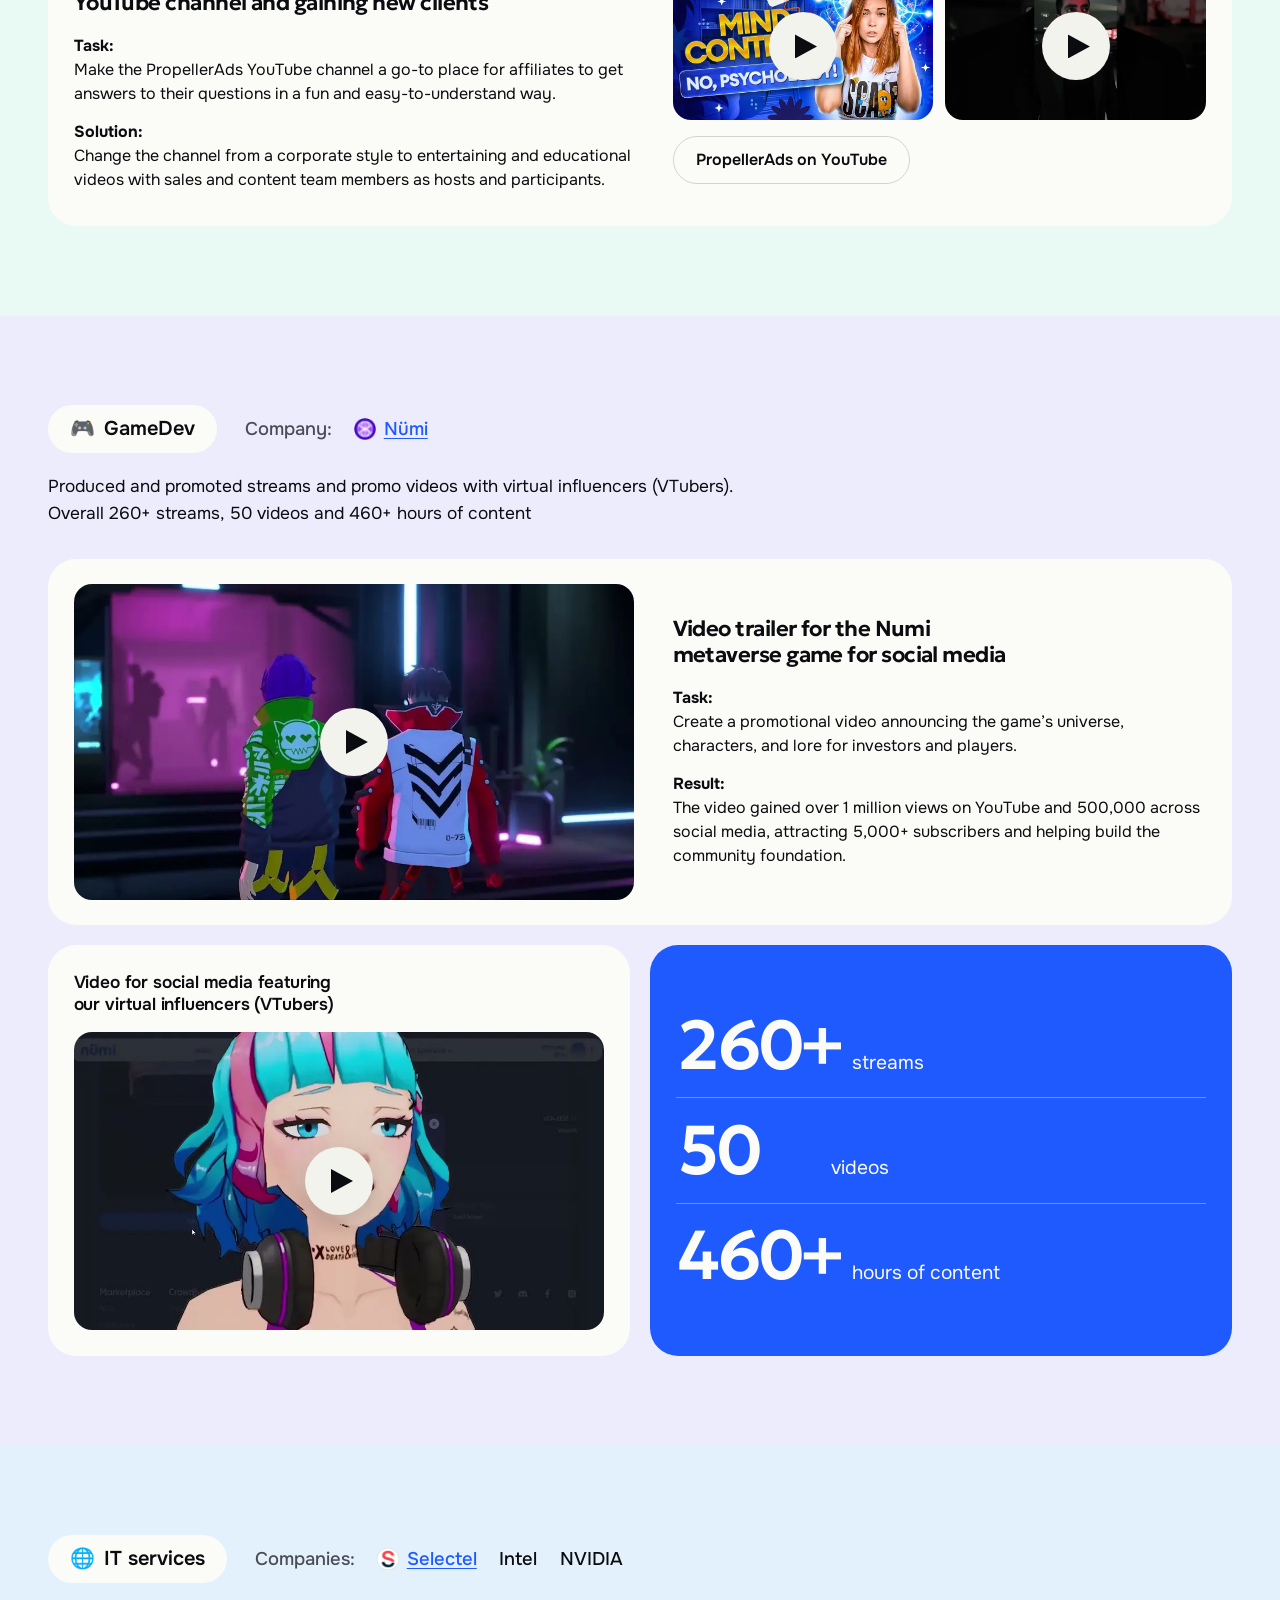
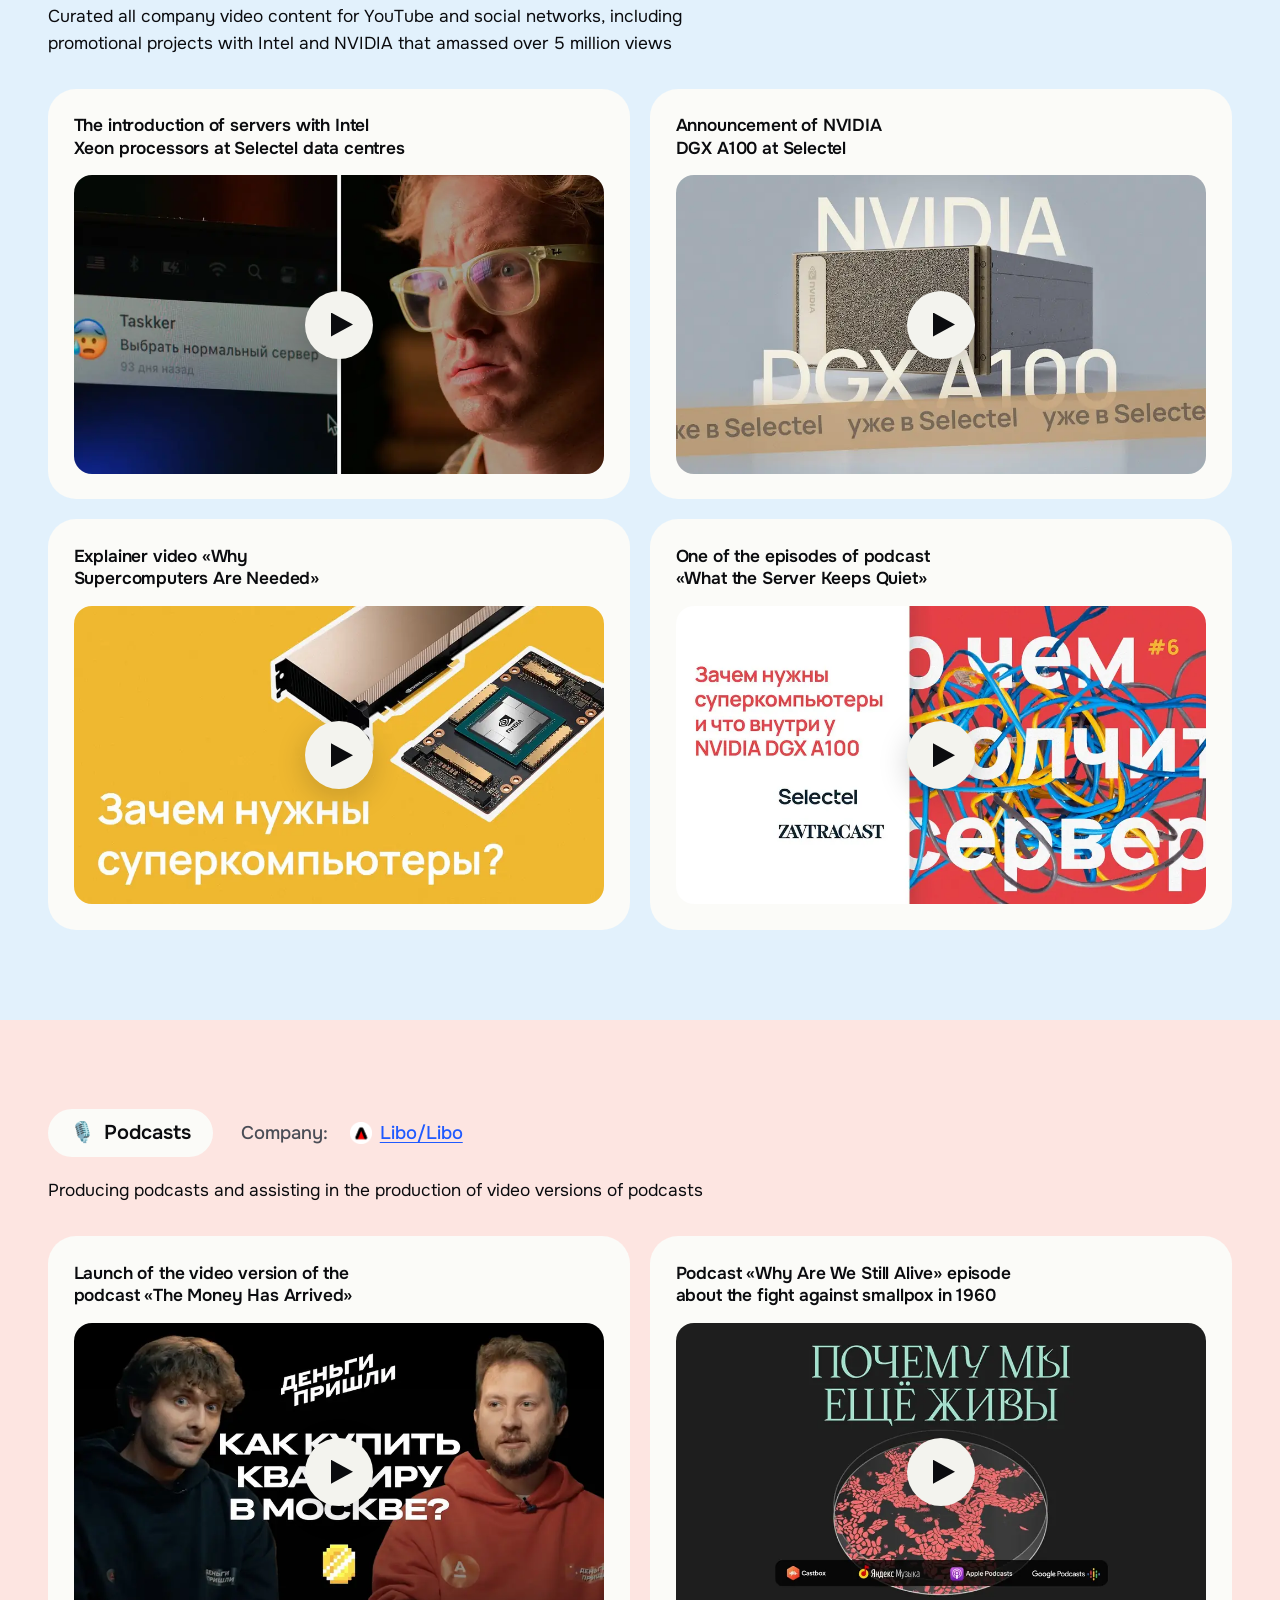
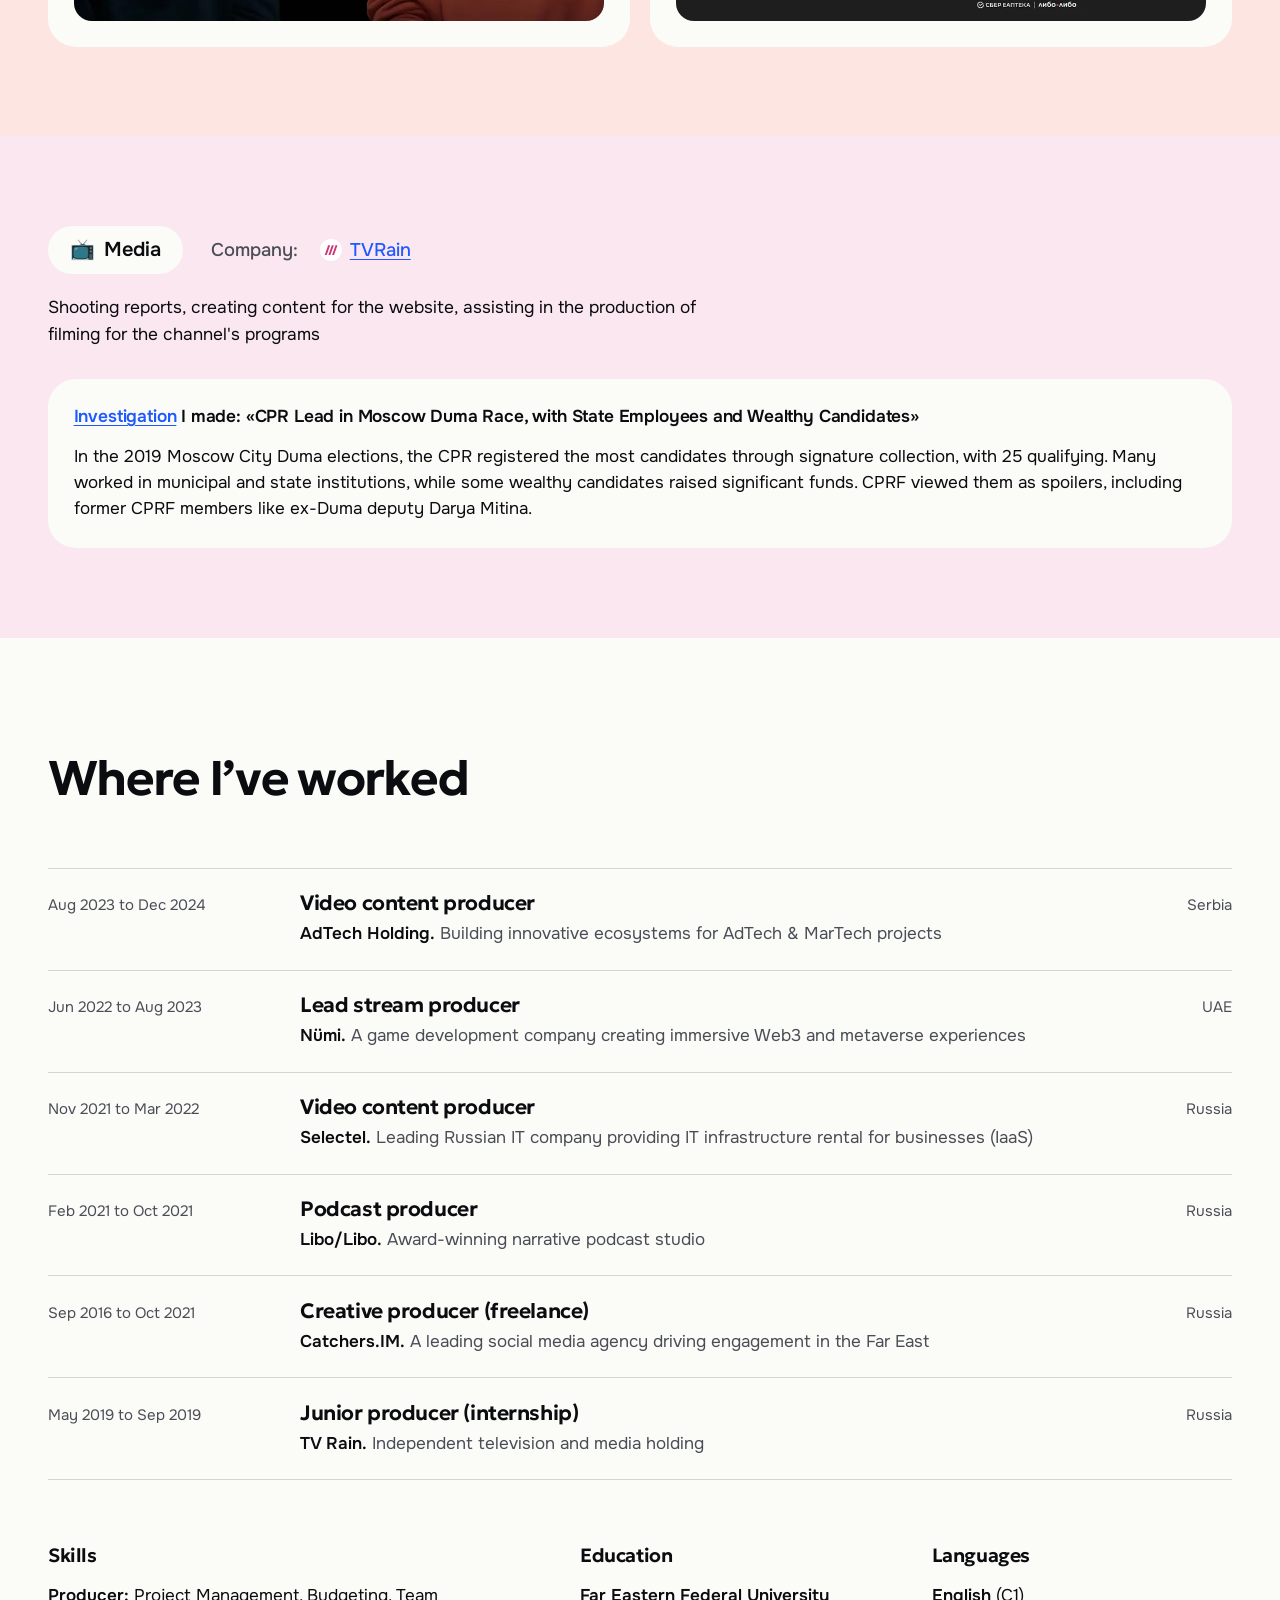
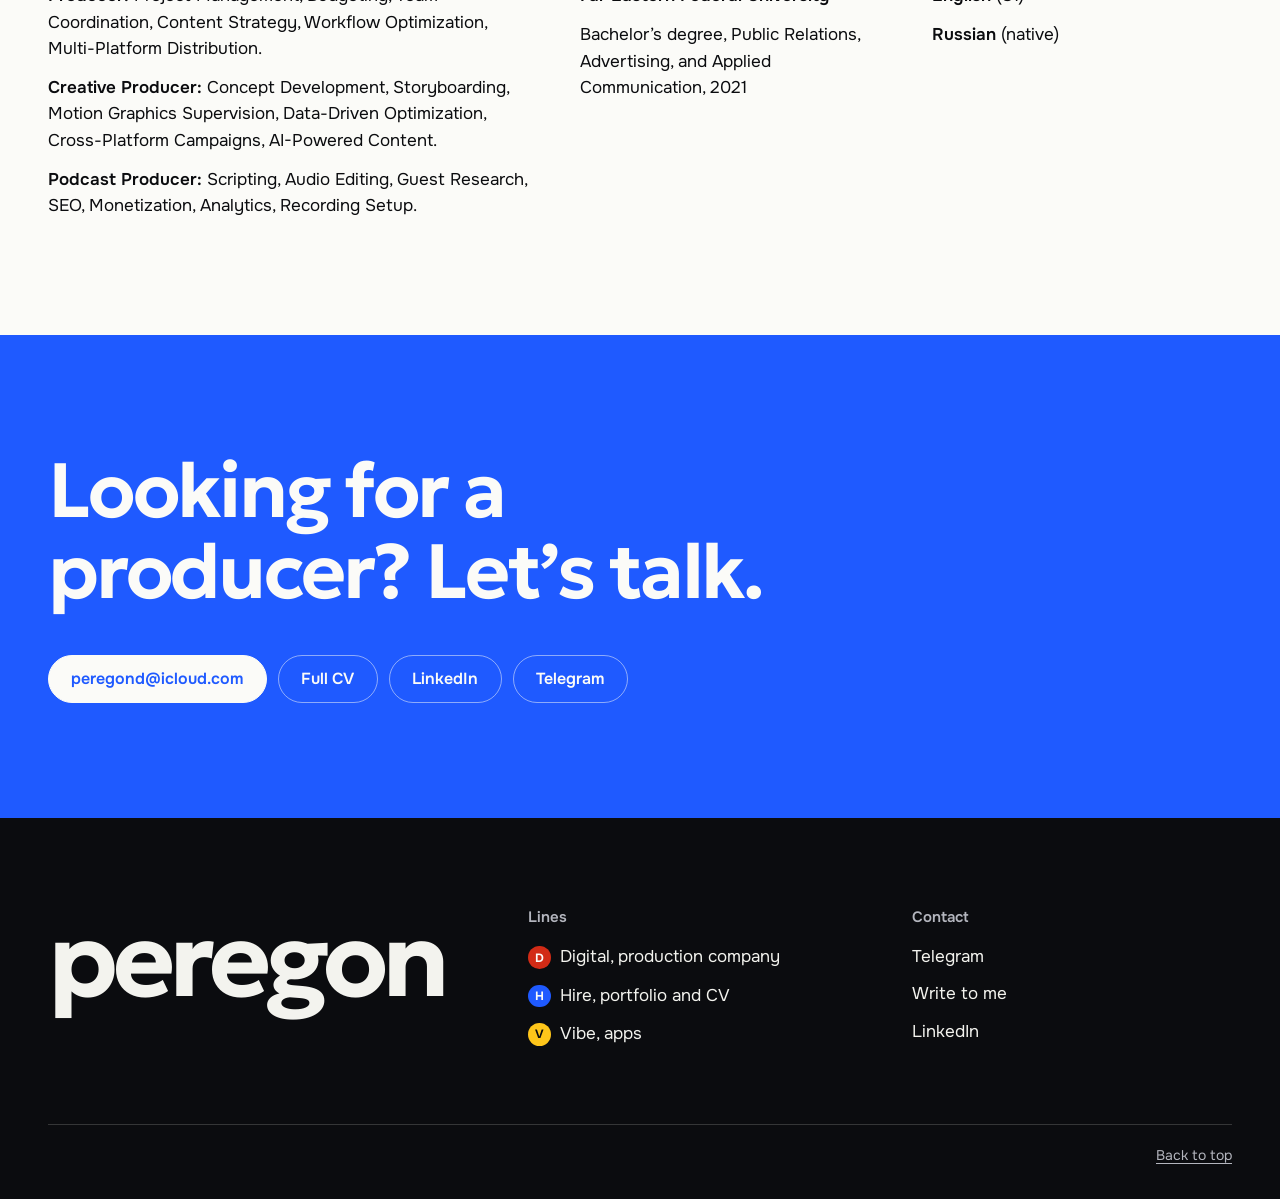
<file: hire/index.html>
<!DOCTYPE html>
<html lang="en">
<head>
<meta charset="utf-8">
<meta name="viewport" content="width=device-width, initial-scale=1">
<title>Dmitrii Peregon, media producer</title>
<meta name="description" content="Dmitrii Peregon, video and media producer with over 6 years of experience in AdTech, GameDev, IT services, podcasts and media. Open to new opportunities.">
<link rel="canonical" href="https://peregon.cc/hire">
<meta property="og:title" content="Dmitrii Peregon, media producer">
<meta property="og:description" content="Video and media producer, open to new opportunities. Portfolio and CV.">
<meta property="og:type" content="profile">
<meta property="og:url" content="https://peregon.cc/hire">
<meta property="og:image" content="https://peregon.cc/assets/img/dmitrii.webp">
<meta name="theme-color" content="#FFFFFF">
<link rel="icon" href="/favicon.svg" type="image/svg+xml">
<link rel="preload" href="/assets/fonts/geologica-latin-wght-normal.woff2" as="font" type="font/woff2" crossorigin>
<link rel="stylesheet" href="/assets/css/site.css?v=10">
</head>
<body class="page-hire">
<header class="site-header" id="top">
  <div class="wrap">
    <a class="brand" href="/" aria-label="peregon.cc"><span>peregon</span>
    </a>
    <nav class="route" aria-label="Lines">
      <a class="stop" href="/digital"><i class="bullet bullet-d">D</i><span>Digital</span></a>
      <a class="stop" href="/hire" aria-current="page"><i class="bullet bullet-h">H</i><span>Hire</span></a>
      <a class="stop" href="/vibe"><i class="bullet bullet-v">V</i><span>Vibe</span></a>
    </nav>
    <div class="lang" role="group" aria-label="Language">
      <button type="button" data-lang="en" aria-pressed="true">en</button>
      <button type="button" data-lang="ru" aria-pressed="false">ru</button>
    </div>
  </div>
</header>
<main>
  <section class="h-hero" data-stop="Intro" data-stop-key="r.s.intro">
    <div class="wrap">
      <div>
        <h1 data-i18n="r.h1">Hi, I am Dmitrii Peregon, a video and media producer, open to new opportunities</h1>
        <p class="lead" data-i18n="r.lead">I’m an experienced producer with over 6 years of experience in top international media and marketing companies. I specialize in planning, organizing, and supervising projects that generate revenue for the company, including live broadcasts, video concept development, and scripting.</p>

        <div class="h-sub">
          <h2 data-i18n="r.ind">Industries I’ve worked in</h2>
          <div class="pills">
            <a class="pill" style="--pc:var(--mint)" href="#adtech"><span class="em">📣</span><span>AdTech</span></a>
            <a class="pill" style="--pc:var(--lav)" href="#gamedev"><span class="em">🎮</span><span>GameDev</span></a>
            <a class="pill" style="--pc:var(--sky)" href="#it"><span class="em">🌐</span><span data-i18n="r.it">IT services</span></a>
            <a class="pill" style="--pc:var(--peach)" href="#podcasts"><span class="em">🎙️</span><span data-i18n="r.pod">Podcasts</span></a>
            <a class="pill" style="--pc:var(--rose)" href="#media"><span class="em">📺</span><span data-i18n="r.med">Media</span></a>
          </div>
          <p class="passion" data-i18n="r.passion">My main passion is turning chaos into clear, efficient, and transparent processes that help businesses grow, enhance the customer experience, and drive constant innovation through experimentation</p>
        </div>

        <div class="btn-row">
          <a class="btn" href="https://peregon.tilda.ws/cv_en" rel="noopener"><span data-i18n="r.cv">My CV</span></a>
          <a class="btn btn-ghost" href="https://www.linkedin.com/in/peregond/" rel="noopener">LinkedIn</a>
          <a class="mail" href="mailto:peregond@icloud.com">peregond@icloud.com</a>
        </div>
      </div>
      <div class="portrait">
        <img src="/assets/img/dmitrii.webp" width="526" height="526" alt="Dmitrii Peregon" data-i18n-attr="alt:r.alt">
      </div>
    </div>
  </section>

  <!-- AdTech -->
  <section class="ind" id="adtech" style="--tint:var(--mint)" data-stop="AdTech">
    <div class="wrap">
      <div class="ind-head">
        <h2><span class="pill"><span class="em">📣</span><span>AdTech</span></span></h2>
        <p class="companies"><span data-i18n="r.cos">Companies:</span>
          <a href="https://propellerads.com" rel="noopener"><img src="/assets/img/brands/propellerads.svg" width="22" height="22" alt="">PropellerAds</a>
          <a href="https://monetag.com" rel="noopener">Monetag</a>
          <a href="https://notix.co" rel="noopener">Notix</a>
          <a href="https://zeydoo.com" rel="noopener">Zeydoo</a>
        </p>
      </div>
      <p class="ind-sum" data-i18n="r.a.sum">Created high-impact video content for internal holding company clients. Created over 100 original videos and 250 shorts in one year</p>
      <div class="cards">
        <article class="card card-wide case reveal">
          <a class="yt" href="https://www.youtube.com/watch?v=gbfrgUn2MOQ" data-yt="gbfrgUn2MOQ" aria-label="Monetag promo video for AWA 2024" rel="noopener"><img src="/assets/img/work/gbfrgUn2MOQ.webp" width="960" height="540" alt="" loading="lazy"></a>
          <div class="case-text">
            <h3 data-i18n="r.a1">Motion video for Monetag’s booth at the AWA 2024 exhibition</h3>
            <dl>
              <div><dt data-i18n="r.task">Task:</dt><dd data-i18n="r.a1t">Create a video for the company’s booth, which has been a recurring participant in the exhibition.</dd></div>
              <div><dt data-i18n="r.result">Result:</dt><dd data-i18n="r.a1r1">Created a looped video that remained engaging for attendees and delegates within 15 days, including 10 days for concept, storyboard, and approvals, and 5 days for animation.</dd><dd data-i18n="r.a1r2">Following the conference, we received numerous positive reviews about our booth, as well as additional free mentions on social media from the conference participants.</dd></div>
            </dl>
          </div>
        </article>
        <article class="card card-wide case flip reveal">
          <div class="case-media">
            <div class="card-duo">
              <a class="yt" href="https://www.youtube.com/watch?v=emPqwdxOwn4" data-yt="emPqwdxOwn4" aria-label="PropellerAds: Psychology Behind Creatives? It Works!" rel="noopener"><img src="/assets/img/work/emPqwdxOwn4.webp" width="960" height="540" alt="" loading="lazy"></a>
              <a class="yt" href="https://www.youtube.com/watch?v=hA-pRPIo4j8" data-yt="hA-pRPIo4j8" aria-label="PropellerAds: I See Red" rel="noopener"><img src="/assets/img/work/hA-pRPIo4j8.webp" width="960" height="540" alt="" loading="lazy"></a>
            </div>
            <p><a class="btn btn-ghost" href="https://www.youtube.com/@PropellerAds_official/featured" rel="noopener"><span data-i18n="r.a2ch">PropellerAds on YouTube</span></a></p>
          </div>
          <div class="case-text">
            <h3 data-i18n="r.a2">Videos for promoting the PropellerAds YouTube channel and gaining new clients</h3>
            <dl>
              <div><dt data-i18n="r.task">Task:</dt><dd data-i18n="r.a2t">Make the PropellerAds YouTube channel a go-to place for affiliates to get answers to their questions in a fun and easy-to-understand way.</dd></div>
              <div><dt data-i18n="r.solution">Solution:</dt><dd data-i18n="r.a2s">Change the channel from a corporate style to entertaining and educational videos with sales and content team members as hosts and participants.</dd></div>
            </dl>
          </div>
        </article>
      </div>
    </div>
  </section>

  <!-- GameDev -->
  <section class="ind" id="gamedev" style="--tint:var(--lav)" data-stop="GameDev">
    <div class="wrap">
      <div class="ind-head">
        <h2><span class="pill"><span class="em">🎮</span><span>GameDev</span></span></h2>
        <p class="companies"><span data-i18n="r.co">Company:</span>
          <a href="https://numi.net" rel="noopener"><img src="/assets/img/brands/numi.webp" width="22" height="22" alt="">Nümi</a>
        </p>
      </div>
      <p class="ind-sum" data-i18n="r.g.sum">Produced and promoted streams and promo videos with virtual influencers (VTubers). Overall 260+ streams, 50 videos and 460+ hours of content</p>
      <div class="cards">
        <article class="card card-wide case reveal">
          <a class="yt" href="https://www.youtube.com/watch?v=atLv50dhObE" data-yt="atLv50dhObE" aria-label="Numiverse Launch Teaser" rel="noopener"><img src="/assets/img/work/atLv50dhObE.webp" width="960" height="540" alt="" loading="lazy"></a>
          <div class="case-text">
            <h3 data-i18n="r.g1">Video trailer for the Numi metaverse game for social media</h3>
            <dl>
              <div><dt data-i18n="r.task">Task:</dt><dd data-i18n="r.g1t">Create a promotional video announcing the game’s universe, characters, and lore for investors and players.</dd></div>
              <div><dt data-i18n="r.result">Result:</dt><dd data-i18n="r.g1r">The video gained over 1 million views on YouTube and 500,000 across social media, attracting 5,000+ subscribers and helping build the community foundation.</dd></div>
            </dl>
          </div>
        </article>
        <article class="card reveal">
          <h3 data-i18n="r.g2">Video for social media featuring our virtual influencers (VTubers)</h3>
          <a class="yt" href="https://www.youtube.com/watch?v=uWjda6jvEHo" data-yt="uWjda6jvEHo" aria-label="Egee explaining Numi Club features" rel="noopener"><img src="/assets/img/work/uWjda6jvEHo.webp" width="960" height="540" alt="" loading="lazy"></a>
        </article>
        <article class="card card-stats reveal">
          <ul>
            <li><b>260+</b><span data-i18n="r.g.s1">streams</span></li>
            <li><b>50</b><span data-i18n="r.g.s2">videos</span></li>
            <li><b>460+</b><span data-i18n="r.g.s3">hours of content</span></li>
          </ul>
        </article>
      </div>
    </div>
  </section>

  <!-- IT services -->
  <section class="ind" id="it" style="--tint:var(--sky)" data-stop="IT services" data-stop-key="r.it">
    <div class="wrap">
      <div class="ind-head">
        <h2><span class="pill"><span class="em">🌐</span><span data-i18n="r.it">IT services</span></span></h2>
        <p class="companies"><span data-i18n="r.cos">Companies:</span>
          <a href="https://selectel.ru/en/" rel="noopener"><img src="/assets/img/brands/selectel.webp" width="22" height="22" alt="">Selectel</a>
          <span>Intel</span>
          <span>NVIDIA</span>
        </p>
      </div>
      <p class="ind-sum" data-i18n="r.i.sum">Curated all company video content for YouTube and social networks, including promotional projects with Intel and NVIDIA that amassed over 5 million views</p>
      <div class="cards">
        <article class="card reveal">
          <h3 data-i18n="r.i1">The introduction of servers with Intel Xeon processors at Selectel data centres</h3>
          <a class="yt" href="https://www.youtube.com/watch?v=-QUXfbcRMto" data-yt="-QUXfbcRMto" aria-label="Selectel and Intel" rel="noopener"><img src="/assets/img/work/-QUXfbcRMto.webp" width="960" height="540" alt="" loading="lazy"></a>
        </article>
        <article class="card reveal">
          <h3 data-i18n="r.i2">Announcement of NVIDIA DGX A100 at Selectel</h3>
          <a class="yt" href="https://www.youtube.com/watch?v=O16nj-dIBHU" data-yt="O16nj-dIBHU" aria-label="NVIDIA DGX A100 at Selectel" rel="noopener"><img src="/assets/img/work/O16nj-dIBHU.webp" width="960" height="540" alt="" loading="lazy"></a>
        </article>
        <article class="card reveal">
          <h3 data-i18n="r.i3">Explainer video «Why Supercomputers Are Needed»</h3>
          <a class="yt" href="https://www.youtube.com/watch?v=a71VV6Kzhkg" data-yt="a71VV6Kzhkg" aria-label="Why Supercomputers Are Needed" rel="noopener"><img src="/assets/img/work/a71VV6Kzhkg.webp" width="960" height="540" alt="" loading="lazy"></a>
        </article>
        <article class="card reveal">
          <h3 data-i18n="r.i4">One of the episodes of podcast «What the Server Keeps Quiet»</h3>
          <a class="yt" href="https://www.youtube.com/watch?v=cSgYvAuHnYk" data-yt="cSgYvAuHnYk" aria-label="What the Server Keeps Quiet, podcast episode" rel="noopener"><img src="/assets/img/work/cSgYvAuHnYk.webp" width="960" height="540" alt="" loading="lazy"></a>
        </article>
      </div>
    </div>
  </section>

  <!-- Podcasts -->
  <section class="ind" id="podcasts" style="--tint:var(--peach)" data-stop="Podcasts" data-stop-key="r.pod">
    <div class="wrap">
      <div class="ind-head">
        <h2><span class="pill"><span class="em">🎙️</span><span data-i18n="r.pod">Podcasts</span></span></h2>
        <p class="companies"><span data-i18n="r.co">Company:</span>
          <a href="https://libolibo.ru" rel="noopener"><img src="/assets/img/brands/libolibo.webp" width="22" height="22" alt="">Libo/Libo</a>
        </p>
      </div>
      <p class="ind-sum" data-i18n="r.p.sum">Producing podcasts and assisting in the production of video versions of podcasts</p>
      <div class="cards">
        <article class="card reveal">
          <h3 data-i18n="r.p1">Launch of the video version of the podcast «The Money Has Arrived»</h3>
          <a class="yt" href="https://www.youtube.com/watch?v=o5N4jWkozaY" data-yt="o5N4jWkozaY" aria-label="The Money Has Arrived, video podcast" rel="noopener"><img src="/assets/img/work/o5N4jWkozaY.webp" width="960" height="540" alt="" loading="lazy"></a>
        </article>
        <article class="card reveal">
          <h3 data-i18n="r.p2">Podcast «Why Are We Still Alive» episode about the fight against smallpox in 1960</h3>
          <a class="yt" href="https://www.youtube.com/watch?v=kRT0A4dR2Yw" data-yt="kRT0A4dR2Yw" aria-label="Why Are We Still Alive, episode about smallpox" rel="noopener"><img src="/assets/img/work/kRT0A4dR2Yw.webp" width="960" height="540" alt="" loading="lazy"></a>
        </article>
      </div>
    </div>
  </section>

  <!-- Media -->
  <section class="ind" id="media" style="--tint:var(--rose)" data-stop="Media" data-stop-key="r.med">
    <div class="wrap">
      <div class="ind-head">
        <h2><span class="pill"><span class="em">📺</span><span data-i18n="r.med">Media</span></span></h2>
        <p class="companies"><span data-i18n="r.co">Company:</span>
          <a href="https://tvrain.tv" rel="noopener"><img src="/assets/img/brands/tvrain.svg" width="22" height="22" alt="">TVRain</a>
        </p>
      </div>
      <p class="ind-sum" data-i18n="r.m.sum">Shooting reports, creating content for the website, assisting in the production of filming for the channel's programs</p>
      <div class="cards">
        <article class="card card-wide reveal">
          <h3 style="max-width:none" data-i18n="r.m1"><a href="https://tvrain.tv/teleshow/notes/kommunisty_rossii_stali_liderami_po_zaregistrirovannym_kandidatam_v_mosgordumu_sredi_nih_sotrudniki_gorodskih_sluzhb-489671/" rel="noopener">Investigation</a> I made: «CPR Lead in Moscow Duma Race, with State Employees and Wealthy Candidates»</h3>
          <p data-i18n="r.m1p">In the 2019 Moscow City Duma elections, the CPR registered the most candidates through signature collection, with 25 qualifying. Many worked in municipal and state institutions, while some wealthy candidates raised significant funds. CPRF viewed them as spoilers, including former CPRF members like ex-Duma deputy Darya Mitina.</p>
        </article>
      </div>
    </div>
  </section>

  <!-- Experience (from the CV) -->
  <section class="cv" id="cv" data-stop="Experience" data-stop-key="r.s.exp">
    <div class="wrap">
      <div class="section-head">
        <h2 data-i18n="r.e.h">Where I’ve worked</h2>
      </div>
      <div class="cv-list">
        <div class="job"><time data-i18n="r.e1d">Aug 2023 to Dec 2024</time><div><h3 data-i18n="r.e1">Video content producer</h3><p><b>AdTech Holding.</b> <span data-i18n="r.e1p">Building innovative ecosystems for AdTech &amp; MarTech projects</span></p></div><span class="where" data-i18n="r.e1l">Serbia</span></div>
        <div class="job"><time data-i18n="r.e2d">Jun 2022 to Aug 2023</time><div><h3 data-i18n="r.e2">Lead stream producer</h3><p><b>Nümi.</b> <span data-i18n="r.e2p">A game development company creating immersive Web3 and metaverse experiences</span></p></div><span class="where" data-i18n="r.e2l">UAE</span></div>
        <div class="job"><time data-i18n="r.e3d">Nov 2021 to Mar 2022</time><div><h3 data-i18n="r.e3">Video content producer</h3><p><b>Selectel.</b> <span data-i18n="r.e3p">Leading Russian IT company providing IT infrastructure rental for businesses (IaaS)</span></p></div><span class="where" data-i18n="r.ru">Russia</span></div>
        <div class="job"><time data-i18n="r.e4d">Feb 2021 to Oct 2021</time><div><h3 data-i18n="r.e4">Podcast producer</h3><p><b>Libo/Libo.</b> <span data-i18n="r.e4p">Award-winning narrative podcast studio</span></p></div><span class="where" data-i18n="r.ru">Russia</span></div>
        <div class="job"><time data-i18n="r.e5d">Sep 2016 to Oct 2021</time><div><h3 data-i18n="r.e5">Creative producer (freelance)</h3><p><b>Catchers.IM.</b> <span data-i18n="r.e5p">A leading social media agency driving engagement in the Far East</span></p></div><span class="where" data-i18n="r.ru">Russia</span></div>
        <div class="job"><time data-i18n="r.e6d">May 2019 to Sep 2019</time><div><h3 data-i18n="r.e6">Junior producer (internship)</h3><p><b>TV Rain.</b> <span data-i18n="r.e6p">Independent television and media holding</span></p></div><span class="where" data-i18n="r.ru">Russia</span></div>
      </div>
      <div class="cv-extra">
        <div>
          <h3 data-i18n="r.sk">Skills</h3>
          <p data-i18n="r.sk1"><b>Producer:</b> Project Management, Budgeting, Team Coordination, Content Strategy, Workflow Optimization, Multi-Platform Distribution.</p>
          <p data-i18n="r.sk2"><b>Creative Producer:</b> Concept Development, Storyboarding, Motion Graphics Supervision, Data-Driven Optimization, Cross-Platform Campaigns, AI-Powered Content.</p>
          <p data-i18n="r.sk3"><b>Podcast Producer:</b> Scripting, Audio Editing, Guest Research, SEO, Monetization, Analytics, Recording Setup.</p>
        </div>
        <div>
          <h3 data-i18n="r.ed">Education</h3>
          <p data-i18n="r.ed1"><b>Far Eastern Federal University</b></p>
          <p data-i18n="r.ed2">Bachelor’s degree, Public Relations, Advertising, and Applied Communication, 2021</p>
        </div>
        <div>
          <h3 data-i18n="r.lg">Languages</h3>
          <p data-i18n="r.lg1"><b>English</b> (C1)</p>
          <p data-i18n="r.lg2"><b>Russian</b> (native)</p>
        </div>
      </div>
    </div>
  </section>

  <section class="section h-cta" id="contact" data-stop="Contact" data-stop-key="r.s.contact">
    <div class="wrap">
      <h2 data-i18n="r.c.h">Looking for a producer? Let’s talk.</h2>
      <div class="btn-row">
        <a class="btn" href="mailto:peregond@icloud.com">peregond@icloud.com</a>
        <a class="btn btn-ghost" href="https://peregon.tilda.ws/cv_en" rel="noopener"><span data-i18n="r.cvfull">Full CV</span></a>
        <a class="btn btn-ghost" href="https://www.linkedin.com/in/peregond/" rel="noopener">LinkedIn</a>
        <a class="btn btn-ghost" href="https://t.me/peregond" rel="noopener">Telegram</a>
      </div>
    </div>
  </section>
</main>
<footer class="site-footer">
  <div class="wrap">
    <div class="footer-top">
      <div>
        <div class="footer-word">peregon</div>
      </div>
      <div>
        <h4 data-i18n="f.lines">Lines</h4>
        <ul>
          <li><a href="/digital"><i class="bullet bullet-d">D</i><span data-i18n="f.d">Digital, production company</span></a></li>
          <li><a href="/hire"><i class="bullet bullet-h">H</i><span data-i18n="f.h">Hire, portfolio and CV</span></a></li>
          <li><a href="/vibe"><i class="bullet bullet-v">V</i><span data-i18n="f.v">Vibe, apps</span></a></li>
        </ul>
      </div>
      <div>
        <h4 data-i18n="f.contact">Contact</h4>
        <ul>
          <li><a href="https://t.me/peregond" rel="noopener">Telegram</a></li>
          <li><a href="mailto:peregond@icloud.com" data-i18n="f.write">Write to me</a></li>
          <li><a href="https://www.linkedin.com/in/peregond/" rel="noopener">LinkedIn</a></li>
        </ul>
      </div>
    </div>
    <div class="footer-bottom">
      <a href="#top" data-i18n="f.top">Back to top</a>
    </div>
  </div>
</footer>
<script>
window.I18N_RU = {
  'title': 'Дмитрий Перегон — медиапродюсер',
  'r.s.intro': 'Знакомство', 'r.s.exp': 'Опыт', 'r.s.contact': 'Контакты',
  'r.h1': 'Привет, я Дмитрий Перегон, видео- и медиапродюсер, открыт к новым предложениям',
  'r.lead': 'Я опытный продюсер: более 6 лет работаю в ведущих международных медиа и маркетинговых компаниях. Специализируюсь на планировании, организации и ведении проектов, которые приносят компании выручку: прямые эфиры, разработка видеоконцепций и сценарии.',
  'r.ind': 'Индустрии, в которых я работал',
  'r.it': 'IT-сервисы', 'r.pod': 'Подкасты', 'r.med': 'Медиа',
  'r.passion': 'Моя главная страсть — превращать хаос в понятные, эффективные и прозрачные процессы, которые помогают бизнесу расти, улучшают клиентский опыт и двигают инновации через постоянные эксперименты',
  'r.cv': 'Моё резюме', 'r.cvfull': 'Полное резюме',
  'r.alt': 'Дмитрий Перегон',
  'r.cos': 'Компании:', 'r.co': 'Компания:',
  'r.task': 'Задача:', 'r.result': 'Результат:', 'r.solution': 'Решение:',
  'r.a.sum': 'Создавал заметный видеоконтент для внутренних клиентов холдинга. За год выпустил более 100 оригинальных видео и 250 шортсов',
  'r.a1': 'Моушн-видео для стенда Monetag на выставке AWA 2024',
  'r.a1t': 'Сделать видео для стенда компании, которая участвует в выставке из года в год.',
  'r.a1r1': 'За 15 дней создали зацикленное видео, которое удерживало внимание посетителей и делегатов: 10 дней на концепцию, раскадровку и согласования, 5 дней на анимацию.',
  'r.a1r2': 'После конференции мы получили много положительных отзывов о стенде и дополнительные бесплатные упоминания в соцсетях от участников.',
  'r.a2ch': 'PropellerAds на YouTube',
  'r.a2': 'Видео для продвижения YouTube-канала PropellerAds и привлечения новых клиентов',
  'r.a2t': 'Сделать YouTube-канал PropellerAds местом, куда аффилиаты приходят за ответами на свои вопросы, поданными легко и с юмором.',
  'r.a2s': 'Перевести канал из корпоративного стиля в развлекательно-образовательные видео, где ведущие и участники — сотрудники отделов продаж и контента.',
  'r.g.sum': 'Продюсировал и продвигал стримы и промовидео с виртуальными инфлюенсерами (VTubers). Всего 260+ стримов, 50 видео и 460+ часов контента',
  'r.g1': 'Трейлер игры-метавселенной Numi для соцсетей',
  'r.g1t': 'Создать промовидео, которое представит вселенную игры, персонажей и лор инвесторам и игрокам.',
  'r.g1r': 'Видео набрало более 1 млн просмотров на YouTube и 500 000 в соцсетях, привлекло 5 000+ подписчиков и помогло заложить основу сообщества.',
  'r.g.s1': 'стримов', 'r.g.s2': 'видео', 'r.g.s3': 'часов контента',
  'r.g2': 'Видео для соцсетей с нашими виртуальными инфлюенсерами (VTubers)',
  'r.i.sum': 'Курировал весь видеоконтент компании для YouTube и соцсетей, включая промопроекты с Intel и NVIDIA, которые набрали более 5 млн просмотров',
  'r.i1': 'Презентация серверов на процессорах Intel Xeon в дата-центрах Selectel',
  'r.i2': 'Анонс NVIDIA DGX A100 в Selectel',
  'r.i3': 'Эксплейнер «Зачем нужны суперкомпьютеры»',
  'r.i4': 'Один из выпусков подкаста «О чём молчит сервер»',
  'r.p.sum': 'Продюсирование подкастов и помощь в производстве их видеоверсий',
  'r.p1': 'Запуск видеоверсии подкаста «Деньги пришли»',
  'r.p2': 'Подкаст «Почему мы ещё живы»: выпуск о борьбе с оспой в 1960 году',
  'r.m.sum': 'Съёмка репортажей, материалы для сайта, помощь в съёмках программ телеканала',
  'r.m1': '<a href="https://tvrain.tv/teleshow/notes/kommunisty_rossii_stali_liderami_po_zaregistrirovannym_kandidatam_v_mosgordumu_sredi_nih_sotrudniki_gorodskih_sluzhb-489671/" rel="noopener">Расследование</a>, которое я сделал: «„Коммунисты России“ стали лидерами по зарегистрированным кандидатам в Мосгордуму, среди них сотрудники городских служб и состоятельные кандидаты»',
  'r.m1p': 'На выборах в Мосгордуму 2019 года «Коммунисты России» зарегистрировали по подписям больше всех кандидатов: 25 человек. Многие работали в муниципальных и государственных учреждениях, а некоторые состоятельные кандидаты собрали значительные средства. В КПРФ считали их спойлерами; среди них были и бывшие члены КПРФ, например экс-депутат Госдумы Дарья Митина.',
  'r.e.h': 'Где я работал',
  'r.e1d': 'с авг 2023 по дек 2024', 'r.e1': 'Продюсер видеоконтента', 'r.e1p': 'Экосистемы продуктов для AdTech и MarTech', 'r.e1l': 'Сербия',
  'r.e2d': 'с июн 2022 по авг 2023', 'r.e2': 'Ведущий продюсер стримов', 'r.e2p': 'Геймдев-компания, создающая Web3-проекты и метавселенные', 'r.e2l': 'ОАЭ',
  'r.e3d': 'с ноя 2021 по мар 2022', 'r.e3': 'Продюсер видеоконтента', 'r.e3p': 'Ведущая российская IT-компания, провайдер IT-инфраструктуры для бизнеса (IaaS)',
  'r.e4d': 'с фев 2021 по окт 2021', 'r.e4': 'Продюсер подкастов', 'r.e4p': 'Студия нарративных подкастов, лауреат профессиональных премий',
  'r.e5d': 'с сен 2016 по окт 2021', 'r.e5': 'Креативный продюсер (фриланс)', 'r.e5p': 'Ведущее SMM-агентство Дальнего Востока',
  'r.e6d': 'с мая 2019 по сен 2019', 'r.e6': 'Младший продюсер (стажировка)', 'r.e6p': 'Независимый телеканал и медиахолдинг',
  'r.ru': 'Россия',
  'r.sk': 'Навыки',
  'r.sk1': '<b>Продюсер:</b> управление проектами, бюджетирование, координация команды, контент-стратегия, оптимизация процессов, дистрибуция на нескольких платформах.',
  'r.sk2': '<b>Креативный продюсер:</b> разработка концепций, раскадровка, супервайзинг моушн-графики, оптимизация на основе данных, кросс-платформенные кампании, контент с применением ИИ.',
  'r.sk3': '<b>Продюсер подкастов:</b> сценарии, монтаж звука, поиск гостей, SEO, монетизация, аналитика, организация записи.',
  'r.ed': 'Образование',
  'r.ed1': '<b>Дальневосточный федеральный университет</b>',
  'r.ed2': 'Бакалавр, реклама и связи с общественностью, 2021',
  'r.lg': 'Языки', 'r.lg1': '<b>Английский</b> (C1)', 'r.lg2': '<b>Русский</b> (родной)',
  'r.c.h': 'Ищете продюсера? Давайте поговорим.'
};
</script>
<script src="/assets/js/site.js"></script>
</body>
</html>
</file>
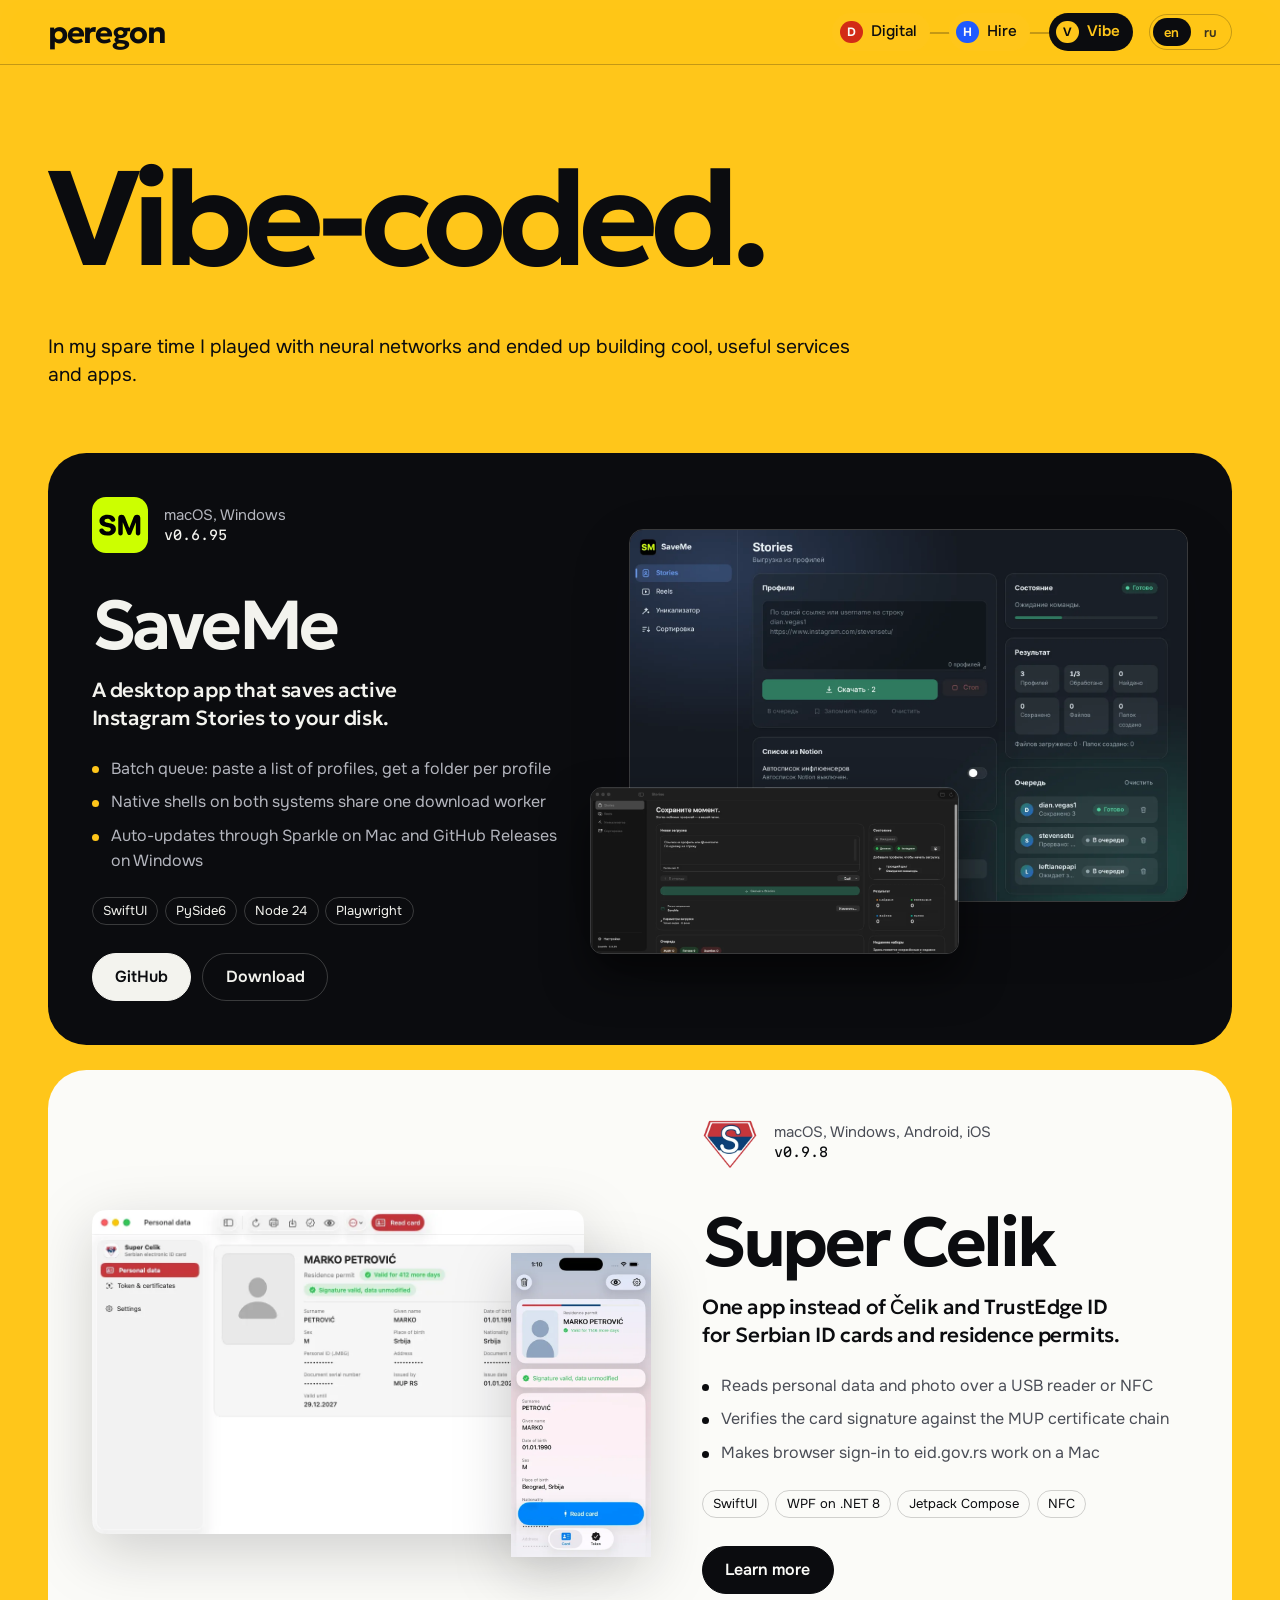
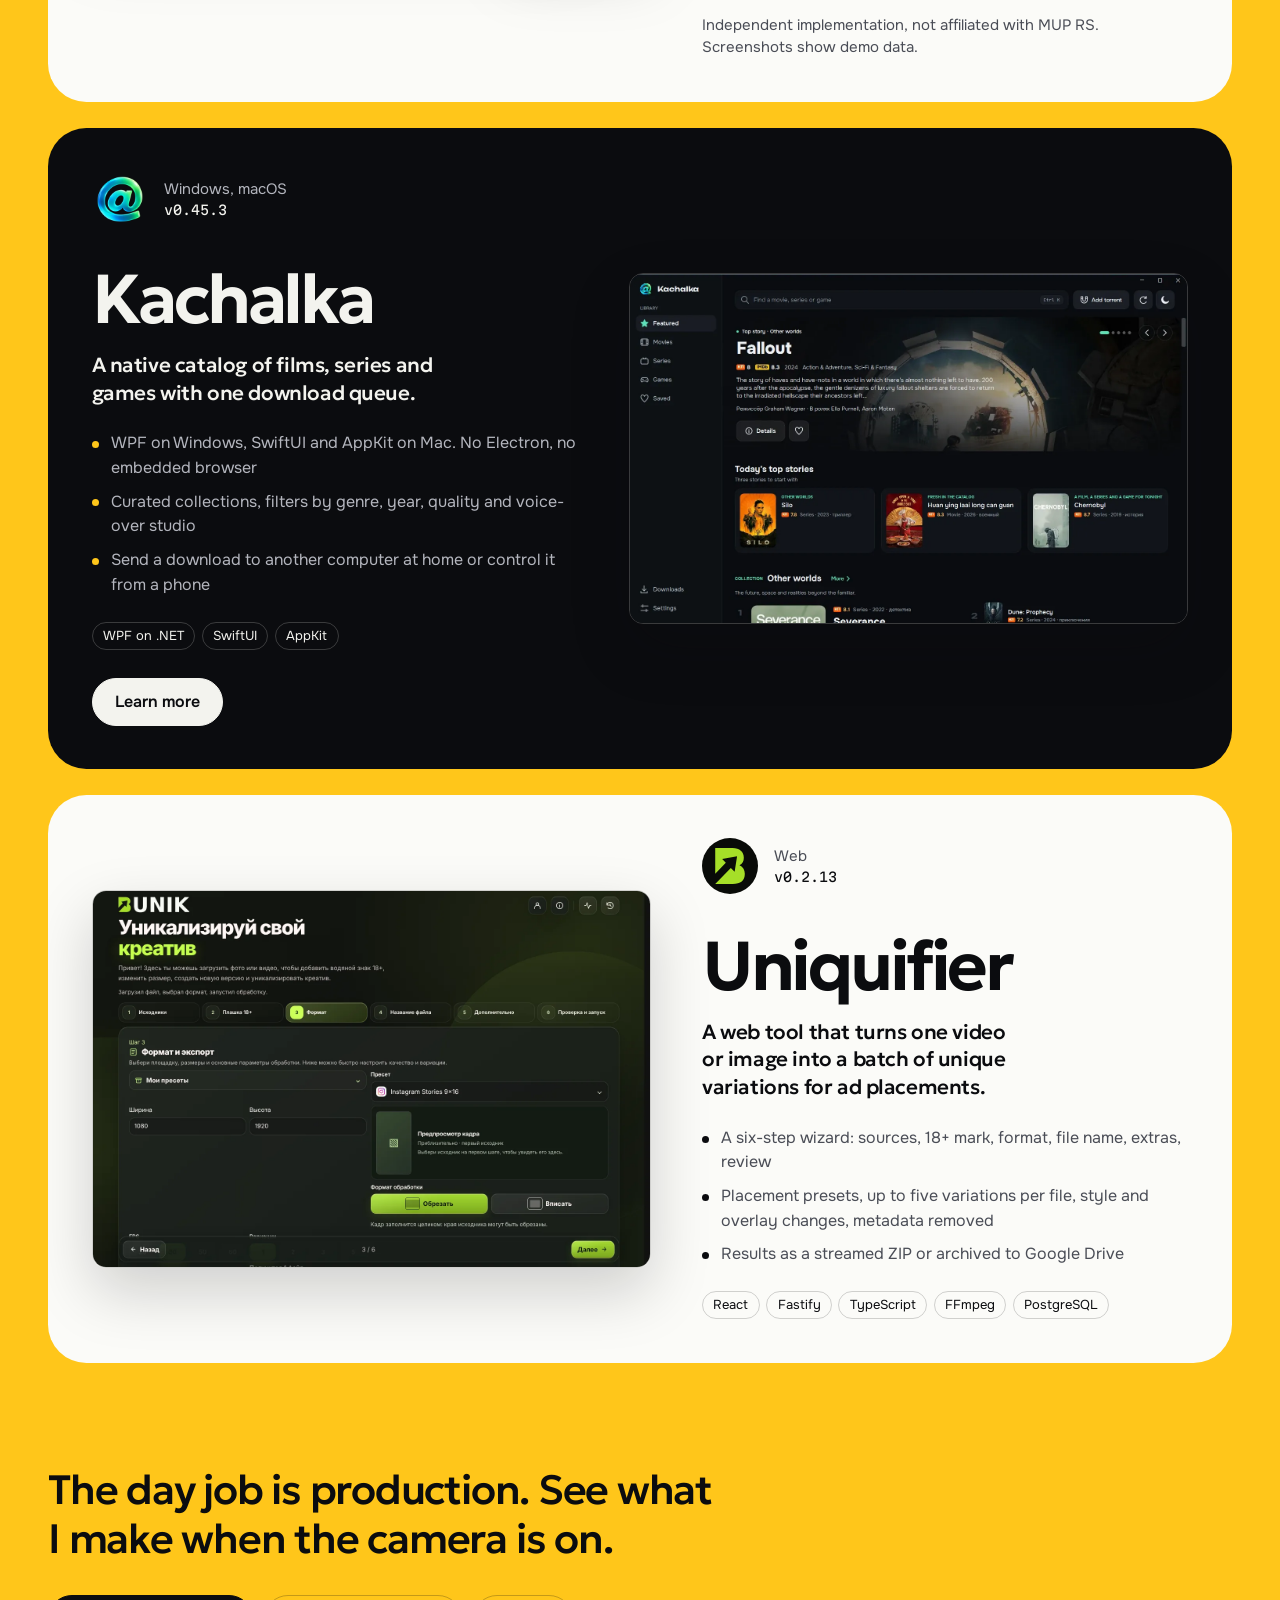
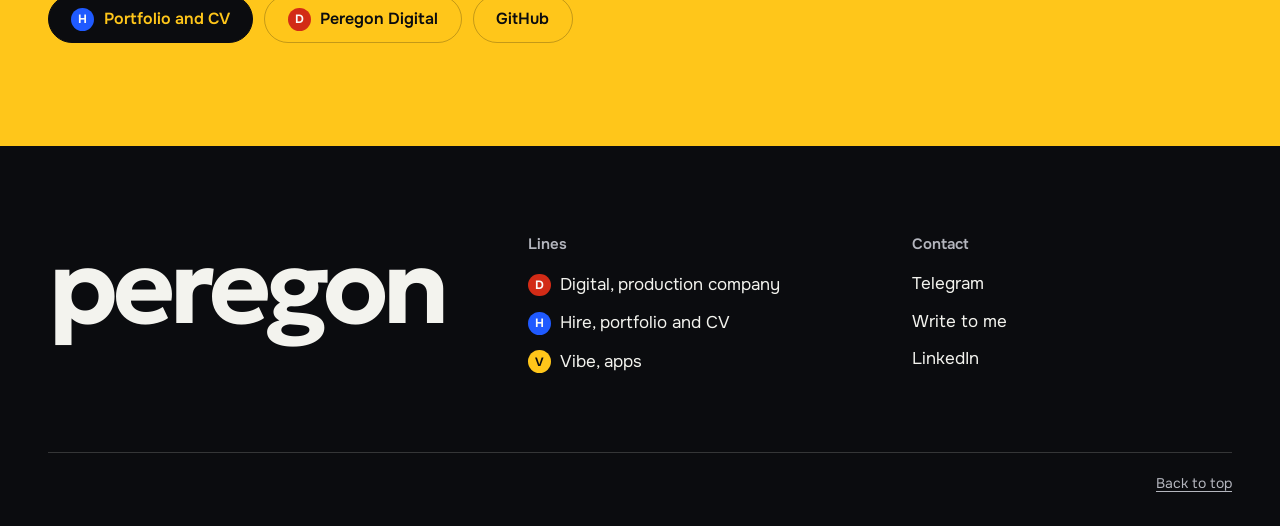
<file: vibe/index.html>
<!DOCTYPE html>
<html lang="en">
<head>
<meta charset="utf-8">
<meta name="viewport" content="width=device-width, initial-scale=1">
<title>Vibe-coded apps by Dmitrii Peregon</title>
<meta name="description" content="Apps Dmitrii Peregon built with AI coding tools: SaveMe, Super Celik, Kachalka and a video uniquifier.">
<link rel="canonical" href="https://peregon.cc/vibe">
<meta property="og:title" content="Vibe-coded apps by Dmitrii Peregon">
<meta property="og:description" content="Four apps built with AI coding tools: SaveMe, Super Celik, Kachalka and a video uniquifier.">
<meta property="og:type" content="website">
<meta property="og:url" content="https://peregon.cc/vibe">
<meta property="og:image" content="https://peregon.cc/assets/img/vibe/kachalka-featured.webp">
<meta name="theme-color" content="#FFC61A">
<link rel="icon" href="/favicon.svg" type="image/svg+xml">
<link rel="preload" href="/assets/fonts/geologica-latin-wght-normal.woff2" as="font" type="font/woff2" crossorigin>
<link rel="stylesheet" href="/assets/css/site.css?v=10">
</head>
<body class="page-vibe">
<header class="site-header" id="top">
  <div class="wrap">
    <a class="brand" href="/" aria-label="peregon.cc"><span>peregon</span>
    </a>
    <nav class="route" aria-label="Lines">
      <a class="stop" href="/digital"><i class="bullet bullet-d">D</i><span>Digital</span></a>
      <a class="stop" href="/hire"><i class="bullet bullet-h">H</i><span>Hire</span></a>
      <a class="stop" href="/vibe" aria-current="page"><i class="bullet bullet-v">V</i><span>Vibe</span></a>
    </nav>
    <div class="lang" role="group" aria-label="Language">
      <button type="button" data-lang="en" aria-pressed="true">en</button>
      <button type="button" data-lang="ru" aria-pressed="false">ru</button>
    </div>
  </div>
</header>
<main>
  <section class="v-hero" data-stop="Vibe">
    <div class="wrap">
      <h1 data-i18n="v.h1">Vibe-coded.</h1>
      <div>
        <p class="lead" data-i18n="v.lead">In my spare time I played with neural networks and ended up building cool, useful services and apps.</p>
      </div>
    </div>
  </section>

  <div class="wrap projects">

    <!-- 01 SaveMe -->
    <article class="project" id="saveme" data-stop="SaveMe">
      <div>
        <div class="p-top">
          <img src="/assets/img/vibe/saveme-icon.svg" width="56" height="56" alt="">
          <p>macOS, Windows<span class="mono" data-release="peregond/SaveStories">v0.6.95</span></p>
        </div>
        <h2>SaveMe</h2>
        <p class="p-tag" data-i18n="v.s.tag">A desktop app that saves active Instagram Stories to your disk.</p>
        <ul class="p-facts">
          <li data-i18n="v.s.f1">Batch queue: paste a list of profiles, get a folder per profile</li>
          <li data-i18n="v.s.f3">Native shells on both systems share one download worker</li>
          <li data-i18n="v.s.f4">Auto-updates through Sparkle on Mac and GitHub Releases on Windows</li>
        </ul>
        <div class="chips"><span class="chip">SwiftUI</span><span class="chip">PySide6</span><span class="chip">Node 24</span><span class="chip">Playwright</span></div>
        <div class="btn-row">
          <a class="btn" href="https://github.com/peregond/SaveStories" rel="noopener">GitHub</a>
          <a class="btn btn-ghost" href="https://github.com/peregond/SaveStories/releases/latest" rel="noopener"><span data-i18n="v.dl">Download</span></a>
        </div>
      </div>
      <div class="p-visual has-mac">
        <img class="shot" src="/assets/img/vibe/saveme-windows.webp" width="1500" height="1000" alt="SaveMe on Windows: the Stories page with a profile queue and results" loading="lazy" data-i18n-attr="alt:v.s.alt1">
        <img class="shot shot-mac" src="/assets/img/vibe/saveme-mac.webp" width="1100" height="494" alt="SaveMe on macOS: the main Stories window" loading="lazy" data-i18n-attr="alt:v.s.alt2">
      </div>
    </article>

    <!-- 02 Super Celik -->
    <article class="project light flip" id="supercelik" data-stop="Super Celik">
      <div>
        <div class="p-top">
          <img src="/assets/img/vibe/celik-icon.webp" width="56" height="56" alt="">
          <p>macOS, Windows, Android, iOS<span class="mono" data-release="peregond/SuperCelik">v0.9.8</span></p>
        </div>
        <h2>Super Celik</h2>
        <p class="p-tag" data-i18n="v.c.tag">One app instead of Čelik and TrustEdge ID for Serbian ID cards and residence permits.</p>
        <ul class="p-facts">
          <li data-i18n="v.c.f1">Reads personal data and photo over a USB reader or NFC</li>
          <li data-i18n="v.c.f2">Verifies the card signature against the MUP certificate chain</li>
          <li data-i18n="v.c.f4">Makes browser sign-in to eid.gov.rs work on a Mac</li>
        </ul>
        <div class="chips"><span class="chip">SwiftUI</span><span class="chip">WPF on .NET 8</span><span class="chip">Jetpack Compose</span><span class="chip">NFC</span></div>
        <div class="btn-row">
          <a class="btn" href="https://celik.peregon.cc" rel="noopener"><span data-i18n="v.more">Learn more</span></a>
        </div>
        <p class="p-note" data-i18n="v.c.note">Independent implementation, not affiliated with MUP RS. Screenshots show demo data.</p>
      </div>
      <div class="p-visual has-phone">
        <img class="shot bare" src="/assets/img/vibe/celik-mac.webp" width="1024" height="674" alt="Super Celik on macOS: personal data screen with demo data" loading="lazy" data-i18n-attr="alt:v.c.alt1">
        <img class="shot-phone" src="/assets/img/vibe/celik-iphone.webp" width="420" height="914" alt="Super Celik on iPhone" loading="lazy" data-i18n-attr="alt:v.c.alt2">
      </div>
    </article>

    <!-- 03 Kachalka -->
    <article class="project" id="kachalka" data-stop="Kachalka" data-stop-key="v.k.name">
      <div>
        <div class="p-top">
          <img src="/assets/img/vibe/kachalka-icon.webp" width="56" height="56" alt="">
          <p>Windows, macOS<span class="mono" data-release="peregond/ka4alka">v0.45.3</span></p>
        </div>
        <h2 data-i18n="v.k.name">Kachalka</h2>
        <p class="p-tag" data-i18n="v.k.tag">A native catalog of films, series and games with one download queue.</p>
        <ul class="p-facts">
          <li data-i18n="v.k.f1">WPF on Windows, SwiftUI and AppKit on Mac. No Electron, no embedded browser</li>
          <li data-i18n="v.k.f2">Curated collections, filters by genre, year, quality and voice-over studio</li>
          <li data-i18n="v.k.f3">Send a download to another computer at home or control it from a phone</li>
        </ul>
        <div class="chips"><span class="chip">WPF on .NET</span><span class="chip">SwiftUI</span><span class="chip">AppKit</span></div>
        <div class="btn-row">
          <a class="btn" href="https://ka4alka.cc" rel="noopener"><span data-i18n="v.more">Learn more</span></a>
        </div>
      </div>
      <div class="p-visual">
        <img class="shot" src="/assets/img/vibe/kachalka-featured.webp" width="1424" height="892" alt="Kachalka on Windows: the Featured page with curated collections" loading="lazy" data-i18n-attr="alt:v.k.alt">
      </div>
    </article>

    <!-- 04 Uniquifier -->
    <article class="project light flip" id="unik" data-stop="Uniquifier" data-stop-key="v.u.name">
      <div>
        <div class="p-top">
          <img src="/assets/img/vibe/unik-icon.svg" width="56" height="56" alt="">
          <p>Web<span class="mono">v0.2.13</span></p>
        </div>
        <h2 data-i18n="v.u.name">Uniquifier</h2>
        <p class="p-tag" data-i18n="v.u.tag">A web tool that turns one video or image into a batch of unique variations for ad placements.</p>
        <ul class="p-facts">
          <li data-i18n="v.u.f1">A six-step wizard: sources, 18+ mark, format, file name, extras, review</li>
          <li data-i18n="v.u.f2">Placement presets, up to five variations per file, style and overlay changes, metadata removed</li>
          <li data-i18n="v.u.f4">Results as a streamed ZIP or archived to Google Drive</li>
        </ul>
        <div class="chips"><span class="chip">React</span><span class="chip">Fastify</span><span class="chip">TypeScript</span><span class="chip">FFmpeg</span><span class="chip">PostgreSQL</span></div>
      </div>
      <div class="p-visual">
        <img class="shot" src="/assets/img/vibe/unik-format.webp" width="1424" height="960" alt="Uniquifier: the Format and export step of the six-step wizard" loading="lazy" data-i18n-attr="alt:v.u.alt">
      </div>
    </article>
  </div>

  <section class="v-note" data-stop="Next" data-stop-key="v.s.next">
    <div class="wrap">
      <p data-i18n="v.note">The day job is production. See what I make when the camera is on.</p>
      <div class="btn-row">
        <a class="btn" href="/hire"><i class="bullet bullet-h">H</i> <span data-i18n="v.b1">Portfolio and CV</span></a>
        <a class="btn btn-ghost" href="/digital"><i class="bullet bullet-d">D</i> Peregon Digital</a>
        <a class="btn btn-ghost" href="https://github.com/peregond" rel="noopener">GitHub</a>
      </div>
    </div>
  </section>
</main>
<footer class="site-footer">
  <div class="wrap">
    <div class="footer-top">
      <div>
        <div class="footer-word">peregon</div>
      </div>
      <div>
        <h4 data-i18n="f.lines">Lines</h4>
        <ul>
          <li><a href="/digital"><i class="bullet bullet-d">D</i><span data-i18n="f.d">Digital, production company</span></a></li>
          <li><a href="/hire"><i class="bullet bullet-h">H</i><span data-i18n="f.h">Hire, portfolio and CV</span></a></li>
          <li><a href="/vibe"><i class="bullet bullet-v">V</i><span data-i18n="f.v">Vibe, apps</span></a></li>
        </ul>
      </div>
      <div>
        <h4 data-i18n="f.contact">Contact</h4>
        <ul>
          <li><a href="https://t.me/peregond" rel="noopener">Telegram</a></li>
          <li><a href="mailto:peregond@icloud.com" data-i18n="f.write">Write to me</a></li>
          <li><a href="https://www.linkedin.com/in/peregond/" rel="noopener">LinkedIn</a></li>
        </ul>
      </div>
    </div>
    <div class="footer-bottom">
      <a href="#top" data-i18n="f.top">Back to top</a>
    </div>
  </div>
</footer>
<script>
window.I18N_RU = {
  'title': 'Вайбкод — приложения Дмитрия Перегона',
  'v.h1': 'Навайбкодил.',
  'v.lead': 'В свободное время игрался с нейросетями и получилось сделать крутые и полезные сервисы и приложения',
  'v.k.name': 'Качалка', 'v.u.name': 'Уникализатор',
  'v.dl': 'Скачать',
  'v.more': 'Подробнее',
  'v.s.tag': 'Десктоп-приложение, которое сохраняет активные Instagram Stories на диск.',
  'v.s.f1': 'Пакетная очередь: вставляете список профилей, получаете папку на каждый',
  'v.s.f3': 'Нативные оболочки на обеих системах работают с одним воркером',
  'v.s.f4': 'Автообновление через Sparkle на Mac и GitHub Releases на Windows',
  'v.s.alt1': 'SaveMe на Windows: страница Stories с очередью профилей и результатом', 'v.s.alt2': 'SaveMe на macOS: главное окно Stories',
  'v.c.tag': 'Одно приложение вместо Čelik и TrustEdge ID для сербских ID-карт, ВНЖ и ПМЖ.',
  'v.c.f1': 'Читает личные данные и фото через USB-ридер или по NFC',
  'v.c.f2': 'Проверяет подпись карты по цепочке сертификатов МУП',
  'v.c.f4': 'Помогает войти на eid.gov.rs из браузера на Mac',
  'v.c.note': 'Независимая реализация, не связана с МУП РС. На скриншотах демо-данные.',
  'v.c.alt1': 'Super Celik на macOS: экран личных данных с демо-данными', 'v.c.alt2': 'Super Celik на iPhone',
  'v.k.tag': 'Нативный каталог фильмов, сериалов и игр с общей очередью загрузок.',
  'v.k.f1': 'WPF на Windows, SwiftUI и AppKit на Mac. Без Electron и встроенного браузера',
  'v.k.f2': 'Курируемые подборки, фильтры по жанру, году, качеству и студии озвучки',
  'v.k.f3': 'Загрузку можно отправить на другой компьютер дома или управлять ей с телефона',
  'v.k.alt': 'Качалка на Windows: страница «Актуальное» с подборками',
  'v.u.tag': 'Веб-инструмент, который делает из одного видео или картинки пачку уникальных вариаций под рекламные плейсменты.',
  'v.u.f1': 'Мастер из шести шагов: исходники, плашка 18+, формат, имя файла, дополнительно, проверка',
  'v.u.f2': 'Пресеты под площадки, до пяти вариаций на файл, стили и наложения, метаданные удаляются',
  'v.u.f4': 'Результат потоковым ZIP-архивом или в архив на Google Drive',
  'v.u.alt': 'Уникализатор: шаг «Формат и экспорт» в мастере из шести шагов',
  'v.s.next': 'Дальше',
  'v.note': 'Основная работа — продакшен. Посмотрите, что я делаю, когда включена камера.',
  'v.b1': 'Портфолио и резюме'
};
</script>
<script src="/assets/js/site.js"></script>
</body>
</html>
</file>
<file: assets/css/site.css>
/* ==========================================================================
   peregon.cc
   Idea: a transit map. "Peregon" is the stretch of track between two stations,
   so the site is three lines leaving one interchange: Digital (red),
   Hire (blue), Vibe (yellow). Colour names the line and nothing else.
   Rules followed: tokens only past :root, one filled button recipe, labels in
   the body face (sentence case, untracked), mono only for addresses, versions
   and file names, no eyebrows, no arrows or dots in text, no emoji icons.
   ========================================================================== */

/* ---------- Fonts (self-hosted, SIL OFL) ---------- */
@font-face{font-family:"Geologica";font-style:normal;font-weight:100 900;font-display:swap;
  src:url("/assets/fonts/geologica-latin-wght-normal.woff2") format("woff2-variations");
  unicode-range:U+0000-00FF,U+0131,U+0152-0153,U+02BB-02BC,U+02C6,U+02DA,U+02DC,U+0304,U+0308,U+0329,U+2000-206F,U+20AC,U+2122,U+2191,U+2193,U+2212,U+2215,U+FEFF,U+FFFD}
@font-face{font-family:"Geologica";font-style:normal;font-weight:100 900;font-display:swap;
  src:url("/assets/fonts/geologica-cyrillic-wght-normal.woff2") format("woff2-variations");
  unicode-range:U+0301,U+0400-045F,U+0490-0491,U+04B0-04B1,U+2116}
@font-face{font-family:"Onest";font-style:normal;font-weight:100 900;font-display:swap;
  src:url("/assets/fonts/onest-latin-wght-normal.woff2") format("woff2-variations");
  unicode-range:U+0000-00FF,U+0131,U+0152-0153,U+02BB-02BC,U+02C6,U+02DA,U+02DC,U+0304,U+0308,U+0329,U+2000-206F,U+20AC,U+2122,U+2191,U+2193,U+2212,U+2215,U+FEFF,U+FFFD}
@font-face{font-family:"Onest";font-style:normal;font-weight:100 900;font-display:swap;
  src:url("/assets/fonts/onest-latin-ext-wght-normal.woff2") format("woff2-variations");
  unicode-range:U+0100-02BA,U+02BD-02C5,U+02C7-02CC,U+02CE-02D7,U+02DD-02FF,U+1D00-1DBF,U+1E00-1E9F,U+1EF2-1EFF,U+2020,U+20A0-20AB,U+20AD-20C0,U+2113,U+2C60-2C7F,U+A720-A7FF}
@font-face{font-family:"Onest";font-style:normal;font-weight:100 900;font-display:swap;
  src:url("/assets/fonts/onest-cyrillic-wght-normal.woff2") format("woff2-variations");
  unicode-range:U+0301,U+0400-045F,U+0490-0491,U+04B0-04B1,U+2116}
@font-face{font-family:"Martian Mono";font-style:normal;font-weight:100 800;font-display:swap;
  src:url("/assets/fonts/martian-mono-latin-wght-normal.woff2") format("woff2-variations");
  unicode-range:U+0000-00FF,U+0131,U+0152-0153,U+02BB-02BC,U+02C6,U+02DA,U+02DC,U+0304,U+0308,U+0329,U+2000-206F,U+20AC,U+2122,U+2191,U+2193,U+2212,U+2215,U+FEFF,U+FFFD}
@font-face{font-family:"Martian Mono";font-style:normal;font-weight:100 800;font-display:swap;
  src:url("/assets/fonts/martian-mono-cyrillic-wght-normal.woff2") format("woff2-variations");
  unicode-range:U+0301,U+0400-045F,U+0490-0491,U+04B0-04B1,U+2116}

/* ---------- Tokens ---------- */
:root{
  --paper:#F3F3EE;
  --white:#FBFBF8;
  --ink:#0B0C0F;
  --ink-2:#4A4D56;
  --red:#D22B16;       /* Digital */
  --blue:#1F5AFF;      /* Hire */
  --yellow:#FFC61A;    /* Vibe */
  --mint:#E8FAF3;      /* Hire bands, from the original page */
  --lav:#ECECFD;
  --sky:#E2F1FC;
  --peach:#FDE5E1;
  --rose:#FBE7F0;
  --ink-on-dark-2:#B4B6BE;

  --bg:var(--paper);
  --fg:var(--ink);
  --fg-2:var(--ink-2);
  --rule:color-mix(in srgb, var(--fg) 16%, transparent);
  --line:var(--ink);          /* the current page's line colour */
  --on-line:var(--white);
  --shadow:color-mix(in srgb, var(--ink) 18%, transparent);
  --focus:var(--blue);

  --font-display:"Geologica","Onest",system-ui,-apple-system,"Segoe UI",Roboto,sans-serif;
  --font-body:"Onest",system-ui,-apple-system,"Segoe UI",Roboto,"Helvetica Neue",Arial,sans-serif;
  --font-mono:"Martian Mono",ui-monospace,"SF Mono",Menlo,Consolas,monospace;

  --space-1:.25rem; --space-2:.5rem; --space-3:.75rem; --space-4:1rem; --space-5:1.5rem;
  --space-6:2rem; --space-7:3rem; --space-8:4.5rem; --space-9:7.5rem;
  --wrap:1240px;
  --gutter:clamp(20px,4vw,48px);
  --r-s:10px; --r-m:18px; --r-l:28px;
  --ease:cubic-bezier(.2,.7,.2,1);
  color-scheme:light;
}
.page-digital{--line:var(--red)}
.page-hire{--line:var(--blue);--bg:var(--white)}
.page-vibe{--line:var(--ink);--on-line:var(--yellow);--bg:var(--yellow);--fg-2:#3A3320;--focus:var(--ink);
  --rule:color-mix(in srgb, var(--ink) 24%, transparent)}

@view-transition{navigation:auto}

/* ---------- Base ---------- */
*,*::before,*::after{box-sizing:border-box}
html{-webkit-text-size-adjust:100%;scroll-behavior:smooth;scroll-padding-top:88px;overflow-x:clip}
body{margin:0;background:var(--bg);color:var(--fg);font:400 1.0625rem/1.55 var(--font-body);
  -webkit-font-smoothing:antialiased;text-rendering:optimizeLegibility;overflow-x:clip}
img,svg,video{display:block;max-width:100%;height:auto}
a{color:inherit;text-decoration-thickness:.08em;text-underline-offset:.18em}
h1,h2,h3,h4,p,ul,ol,dl,dd,figure{margin:0}
ul,ol{padding:0;list-style:none}
button{font:inherit;color:inherit;background:none;border:0;padding:0;cursor:pointer}
:focus-visible{outline:3px solid var(--focus);outline-offset:3px;border-radius:4px}
.contact :focus-visible,.h-cta :focus-visible,.site-footer :focus-visible{outline-color:var(--white)}
::selection{background:var(--ink);color:var(--paper)}
.sr-only{position:absolute;width:1px;height:1px;overflow:hidden;clip:rect(0 0 0 0);white-space:nowrap}

.wrap{width:min(100% - 2*var(--gutter), var(--wrap));margin-inline:auto}

h1,h2,h3{font-family:var(--font-display);font-weight:600;letter-spacing:-.035em;line-height:1.05;text-wrap:balance;overflow-wrap:break-word;min-width:0}
h1{font-size:clamp(2.5rem,6.2vw,5.4rem);line-height:1.04}
h2{font-size:clamp(2.1rem,3.8vw,3.25rem)}
h3{font-size:clamp(1.2rem,1.6vw,1.45rem);letter-spacing:-.02em;line-height:1.2}
.lead{font-size:clamp(1.125rem,1.5vw,1.375rem);line-height:1.45;color:var(--fg-2);max-width:62ch;text-wrap:pretty}
p{text-wrap:pretty}
.label{font-size:.875rem;line-height:1.4;color:var(--fg-2)}
.mono{font-family:var(--font-mono);font-size:.8125rem;letter-spacing:0}

/* Line badge, the round symbol a transit map uses for a line */
.bullet{display:inline-grid;place-items:center;flex:none;width:1.9em;height:1.9em;border-radius:50%;
  font:700 .75rem/1 var(--font-body);font-style:normal;background:var(--ink);color:var(--paper)}
.bullet-d{background:var(--red);color:var(--white)}
.bullet-h{background:var(--blue);color:var(--white)}
.bullet-v{background:var(--yellow);color:var(--ink)}

/* ---------- Buttons: one filled recipe, everything else outlined ---------- */
.btn{display:inline-flex;align-items:center;justify-content:center;gap:.6em;min-height:48px;padding:.7em 1.4em;border-radius:999px;
  font:600 1rem/1.25 var(--font-body);text-decoration:none;white-space:nowrap;
  background:var(--line);color:var(--on-line);border:1.5px solid var(--line);
  transition:background-color .2s,color .2s,border-color .2s}
.btn:hover{background:var(--fg);border-color:var(--fg);color:var(--bg)}
.btn:active{opacity:.85}
.btn-ghost{background:transparent;color:var(--fg);border-color:var(--rule)}
.btn-ghost:hover{background:transparent;color:var(--fg);border-color:var(--fg)}
.btn-row{display:flex;flex-wrap:wrap;gap:.7rem}
@media (max-width:480px){.btn{white-space:normal}}

.chip{display:inline-flex;align-items:center;padding:.4em .8em;border-radius:999px;border:1px solid var(--rule);font-size:.8125rem;line-height:1.2}
.chips{display:flex;flex-wrap:wrap;gap:.4rem}

/* ---------- Header ---------- */
.site-header{position:sticky;top:0;z-index:50;
  background:color-mix(in srgb, var(--bg) 86%, transparent);
  -webkit-backdrop-filter:saturate(1.4) blur(14px);backdrop-filter:saturate(1.4) blur(14px);
  border-bottom:1px solid var(--rule)}
.site-header .wrap{display:flex;align-items:center;gap:1rem;height:64px}
/* Wordmark: plain ink, bigger, no icon */
.brand{display:inline-flex;align-items:baseline;gap:.2rem;text-decoration:none;font:650 1.9rem/1 var(--font-display);letter-spacing:-.045em}
.brand small{font:500 .8125rem/1 var(--font-mono);color:var(--fg-2)}
.arc-d{stroke:var(--red)} .arc-h{stroke:var(--blue)} .arc-v{stroke:var(--yellow)}
.page-vibe .arc-v{stroke:var(--ink)}

.route{position:relative;display:flex;align-items:center;gap:clamp(.2rem,1.5vw,1.4rem);margin-left:auto}
.route::before{content:"";position:absolute;left:1.3rem;right:1.3rem;top:50%;height:2px;background:var(--rule);z-index:-1}
.stop{display:inline-flex;align-items:center;gap:.5rem;padding:.4rem .75rem .4rem .4rem;border-radius:999px;
  background:var(--bg);text-decoration:none;font:500 .95rem/1 var(--font-body);
  border:1px solid transparent;transition:border-color .2s}
.stop:hover{border-color:var(--rule)}
.stop[aria-current="page"]{background:var(--fg);color:var(--bg);font-weight:600}
.page-vibe .stop[aria-current="page"] .bullet-v{background:var(--yellow);color:var(--ink)}

.lang{display:inline-flex;border:1px solid var(--rule);border-radius:999px;padding:3px;gap:2px}
.lang button{padding:.45rem .7rem;border-radius:999px;font:600 .8125rem/1 var(--font-body);color:var(--fg-2)}
.lang button[aria-pressed="true"]{background:var(--fg);color:var(--bg)}

@media (max-width:720px){
  .brand small{display:none}
  .brand{font-size:1.5rem}
  .stop{padding:.3rem .55rem .3rem .3rem;font-size:.85rem;gap:.35rem}
  .route{margin-inline:auto}
  .site-header .wrap{gap:.4rem}
}
@media (max-width:560px){
  .brand{font-size:1.35rem}
  .stop span{display:none}
  .stop{padding:.3rem}
  .route{gap:.15rem;min-width:0}
  .lang{flex:none}
  .lang button{padding:.4rem .6rem}
}

/* ---------- Route rail: scroll position as a train on a line ---------- */
.rail{position:fixed;left:26px;top:112px;bottom:48px;width:14px;z-index:20;display:none}
@media (min-width:1420px){.rail{display:block}}
.rail::before{content:"";position:absolute;left:6px;top:0;bottom:0;width:2px;background:var(--rule)}
.rail-fill{position:absolute;left:6px;top:0;width:2px;height:100%;background:var(--line);transform-origin:top;transform:scaleY(var(--p,0))}
.rail a{position:absolute;left:0;width:14px;height:14px;margin-top:-7px;border-radius:50%;
  background:var(--bg);border:2px solid var(--fg);text-decoration:none;transition:background-color .2s,border-color .2s}
.rail a.passed{background:var(--line);border-color:var(--line)}
.rail a.now{border-color:var(--fg)}
.rail a span{position:absolute;left:26px;top:50%;transform:translateY(-50%);opacity:0;pointer-events:none;white-space:nowrap;
  padding:.4em .7em;border-radius:6px;background:var(--ink);color:var(--paper);font:500 .8125rem/1.2 var(--font-body);transition:opacity .15s}
.rail a:hover span,.rail a:focus-visible span{opacity:1}

/* ---------- Sections ---------- */
.section{padding-block:clamp(72px,9vw,136px)}
.section-head{display:grid;gap:1rem;margin-bottom:clamp(36px,5vw,72px)}
.band{border-top:1px solid var(--rule)}

/* Scroll reveal: the resting state is fully visible. Browsers without view
   timelines, or with reduced motion, simply show the content. */
@supports (animation-timeline:view()){
  @media (prefers-reduced-motion:no-preference){
    .reveal{animation:rise linear both;animation-timeline:view();animation-range:entry 0% entry 45%}
    @keyframes rise{from{opacity:.001;transform:translateY(24px)}to{opacity:1;transform:none}}
  }
}

/* ---------- Video tiles: a link that becomes a player on click ---------- */
.yt{position:relative;display:block;aspect-ratio:16/9;border-radius:var(--r-m);overflow:hidden;background:var(--ink);isolation:isolate;text-decoration:none}
.yt img{width:100%;height:100%;object-fit:cover}
.yt::after,.yt::before{content:"";position:absolute;left:50%;top:50%;translate:-50% -50%;transition:scale .25s var(--ease)}
.yt::after{width:68px;height:68px;border-radius:50%;background:var(--paper);box-shadow:0 8px 30px var(--shadow)}
.yt::before{z-index:1;width:22px;height:24px;margin-left:3px;background:var(--ink);clip-path:polygon(0 0,100% 50%,0 100%)}
.yt:hover::after,.yt:hover::before{scale:1.12}
.yt.is-playing::after,.yt.is-playing::before{display:none}
.yt iframe{position:absolute;inset:0;width:100%;height:100%;border:0}

/* ---------- Footer ---------- */
.site-footer{--bg:var(--ink);--fg:var(--paper);--fg-2:var(--ink-on-dark-2);--rule:color-mix(in srgb, var(--paper) 18%, transparent);
  background:var(--bg);color:var(--fg);padding-block:clamp(56px,7vw,96px) 32px}
.footer-top{display:grid;grid-template-columns:minmax(0,1.3fr) minmax(0,1fr) minmax(0,1fr);gap:clamp(32px,5vw,80px);align-items:start}
.footer-word{display:inline-block;white-space:nowrap;font:650 clamp(3rem,8.2vw,7rem)/1 var(--font-display);letter-spacing:-.055em;color:var(--paper)}
.footer-top h4{font:600 .9375rem/1.2 var(--font-body);color:var(--fg-2);margin-bottom:1.1rem}
.footer-top li+li{margin-top:.7rem}
.footer-top a{text-decoration:none;display:inline-flex;align-items:center;gap:.6rem}
.footer-top a:hover{text-decoration:underline}
.footer-note{color:var(--fg-2);max-width:34ch;margin-top:1.25rem;font-size:1rem}
.footer-bottom{display:flex;flex-wrap:wrap;justify-content:space-between;gap:.75rem 2rem;margin-top:clamp(48px,6vw,80px);padding-top:20px;
  border-top:1px solid var(--rule);color:var(--fg-2);font-size:.875rem}
@media (max-width:820px){.footer-top{grid-template-columns:repeat(2,minmax(0,1fr))}.footer-top>:first-child{grid-column:1/-1}}
@media (max-width:520px){.footer-top{grid-template-columns:minmax(0,1fr)}}

/* ==========================================================================
   HOME
   ========================================================================== */
.home-hero{padding-block:clamp(48px,8vw,112px) clamp(48px,6vw,88px)}
.home-hero h1{font-size:clamp(2.6rem,7.6vw,6.9rem);letter-spacing:-.045em;line-height:1.08;max-width:17ch}
html[lang="ru"] .home-hero h1{font-size:clamp(2.1rem,6.2vw,5.6rem);max-width:21ch}
.home-hero h1 a{text-decoration-thickness:.07em;text-underline-offset:.12em;transition:background-color .2s,color .2s}
.home-hero h1 .to-d:hover{background:var(--red);color:var(--white)}
.home-hero h1 .to-h:hover{background:var(--blue);color:var(--white)}
.home-hero h1 .to-v:hover{background:var(--yellow);color:var(--ink)}
.home-about{display:grid;grid-template-columns:auto minmax(0,1fr);gap:clamp(16px,2.4vw,28px);align-items:center;margin-top:clamp(36px,5vw,64px);max-width:760px}
.home-about img{width:clamp(72px,9vw,112px);aspect-ratio:1;border-radius:50%;object-fit:cover}
.home-about p{font-size:clamp(1.1rem,1.5vw,1.3rem);line-height:1.4}
.home-about .btn-row{margin-top:1.1rem}
@media (max-width:520px){.home-about{grid-template-columns:minmax(0,1fr)}}

.home-lines{padding-bottom:clamp(72px,9vw,136px)}
.board-head{display:grid;grid-template-columns:var(--cols);gap:1.5rem;padding:0 0 .9rem}
.board,.board-head{--cols:72px minmax(0,.9fr) minmax(0,1.4fr) 11.5rem}
.board{border-bottom:1px solid var(--rule)}
.row{position:relative;display:grid;grid-template-columns:var(--cols);gap:1.5rem;align-items:center;
  padding:clamp(22px,3vw,40px) 0;text-decoration:none;isolation:isolate;--c:var(--ink);--t:var(--white);transition:color .25s}
.row::before{content:"";position:absolute;inset:0 calc(-1*var(--gutter));background:var(--c);z-index:-1;
  transform:scaleY(0);transform-origin:top;transition:transform .4s var(--ease)}
.row::after{content:"";position:absolute;left:0;right:0;top:0;height:6px;background:var(--c);border-radius:0 3px 3px 0;
  transform-origin:left;animation:draw 1s var(--ease) both}
li:nth-child(2) .row::after{animation-delay:.12s} li:nth-child(3) .row::after{animation-delay:.24s}
@keyframes draw{from{transform:scaleX(0)}to{transform:none}}
.row:hover,.row:focus-visible{color:var(--t)}
.row:hover::before,.row:focus-visible::before{transform:none}
.row-d{--c:var(--red)} .row-h{--c:var(--blue)} .row-v{--c:var(--yellow);--t:var(--ink)}
.row .bullet{font-size:1.05rem;transition:background-color .25s,color .25s}
.row:hover .bullet,.row:focus-visible .bullet{background:var(--t);color:var(--c)}
.row-name{font:600 clamp(2rem,5vw,4.25rem)/1.05 var(--font-display);letter-spacing:-.045em}
.row-desc{font-size:clamp(1rem,1.3vw,1.2rem);line-height:1.4;max-width:44ch}
.row-url{font:500 .8125rem/1.2 var(--font-mono)}
@media (max-width:900px){
  .board-head{display:none}
  .row{grid-template-columns:auto minmax(0,1fr);gap:.6rem 1rem}
  .row-desc,.row-url{grid-column:1/-1}
  .row-url{opacity:.75}
}

/* ==========================================================================
   DIGITAL
   ========================================================================== */
.d-hero{padding-block:clamp(48px,7vw,104px) clamp(56px,6vw,96px)}
.d-hero .wrap{display:grid;grid-template-columns:minmax(0,1.05fr) minmax(0,.95fr);gap:clamp(32px,5vw,72px);align-items:center}
.d-hero h1{margin-bottom:1.5rem}
.d-hero .btn-row{margin-top:2rem}
.reel{display:grid;grid-template-columns:repeat(6,minmax(0,1fr));gap:12px}
.reel .yt:nth-child(1){grid-column:1/7}
.reel .yt:nth-child(2){grid-column:1/4}
.reel .yt:nth-child(3){grid-column:4/7}
@media (max-width:900px){.d-hero .wrap{grid-template-columns:minmax(0,1fr)}}

.stats{display:grid;grid-template-columns:repeat(4,minmax(0,1fr));border-top:6px solid var(--red)}
.stat{padding:1.75rem 1.5rem 0 0}
.stat+.stat{padding-left:1.5rem;border-left:1px solid var(--rule)}
.stat b{display:block;font:600 clamp(2.4rem,5vw,4.5rem)/1 var(--font-display);letter-spacing:-.05em;font-variant-numeric:tabular-nums}
.stat span{display:block;margin-top:.75rem;color:var(--fg-2);font-size:1rem;line-height:1.4;max-width:24ch}
.stats-note{margin-top:1.5rem}
.d-stats{padding-top:0;padding-bottom:clamp(72px,8vw,120px)}
@media (max-width:820px){.stats{grid-template-columns:repeat(2,minmax(0,1fr))}.stat{padding-bottom:1.5rem}.stat:nth-child(3){padding-left:0;border-left:0}
  .stat:nth-child(n+3){border-top:1px solid var(--rule)}}

/* Services: two staggered columns, hairlines only */
.services{display:grid;grid-template-columns:repeat(2,minmax(0,1fr));gap:0 clamp(40px,8vw,128px);align-items:start}
.services>div:nth-child(2){padding-top:clamp(0px,6vw,88px)}
.service{padding:1.75rem 0 2.5rem;border-top:1px solid var(--rule);display:grid;gap:.8rem}
.service h3{font-size:clamp(1.5rem,2.4vw,2.1rem)}
.service p{color:var(--fg-2);max-width:44ch}
@media (max-width:760px){.services{grid-template-columns:minmax(0,1fr)}.services>div:nth-child(2){padding-top:0}}

/* Process: a line with five stations */
.process{display:grid;grid-template-columns:repeat(5,minmax(0,1fr));position:relative;isolation:isolate}
.process::before{content:"";position:absolute;left:11px;right:0;top:11px;height:6px;margin-top:-3px;background:var(--red);border-radius:3px;z-index:-1}
.station{position:relative;padding:44px 1.25rem 0 0}
.station::before{content:"";position:absolute;left:0;top:0;width:22px;height:22px;border-radius:50%;background:var(--bg);border:5px solid var(--ink)}
.station:last-child::before{background:var(--ink)}
.station h3{margin:0 0 .5rem}
.station p{color:var(--fg-2);font-size:1rem}
.process-note{margin-top:clamp(32px,4vw,56px);display:grid;grid-template-columns:auto minmax(0,1fr);gap:1rem 1.5rem;align-items:center;
  padding:1.5rem 1.75rem;border-radius:var(--r-m);background:var(--ink);color:var(--paper)}
.process-note b{font:600 clamp(2rem,4vw,3rem)/1 var(--font-display);letter-spacing:-.04em;color:var(--yellow);white-space:nowrap}
.process-note p{max-width:70ch}
@media (max-width:900px){
  .process{grid-template-columns:minmax(0,1fr)}
  .process::before{display:none}
  .station{padding:0 0 2rem 48px}
  .station:last-child{padding-bottom:0}
  .station:not(:last-child)::after{content:"";position:absolute;left:8px;top:11px;bottom:-11px;width:6px;background:var(--red);z-index:-1}
  .process-note{grid-template-columns:minmax(0,1fr)}
}

/* Work: uneven tiles on a 12-column grid */
.work-grid{display:grid;grid-template-columns:repeat(12,minmax(0,1fr));gap:clamp(28px,3vw,44px) clamp(16px,2vw,24px);align-items:start}
.work{grid-column:span 4}
.work:nth-child(1){grid-column:span 7}
.work:nth-child(2){grid-column:span 5}
.work:nth-child(3){grid-column:span 5}
.work:nth-child(4){grid-column:span 7}
.work:nth-child(5),.work:nth-child(6){grid-column:span 6}
.work figcaption{margin-top:.9rem;display:grid;gap:.3rem}
.work figcaption b{font:600 1.15rem/1.25 var(--font-display);letter-spacing:-.02em}
.work figcaption span{color:var(--fg-2);font-size:1rem}
.work-note{margin-top:2.5rem;display:flex;flex-wrap:wrap;align-items:center;justify-content:space-between;gap:1rem;color:var(--fg-2)}
@media (max-width:900px){.work-grid{grid-template-columns:repeat(2,minmax(0,1fr))}.work,.work:nth-child(n){grid-column:auto}}
@media (max-width:560px){.work-grid{grid-template-columns:minmax(0,1fr)}}

.sectors{border-top:1px solid var(--rule)}
.sector{display:grid;grid-template-columns:minmax(0,.7fr) minmax(0,1.6fr);gap:1.5rem;align-items:baseline;padding:1.5rem 0;border-bottom:1px solid var(--rule)}
.sector h3{font-size:clamp(1.5rem,2.6vw,2.25rem);letter-spacing:-.035em}
.sector p{color:var(--fg-2)}
.sector p b{color:var(--fg);font-weight:600}
@media (max-width:720px){.sector{grid-template-columns:minmax(0,1fr);gap:.4rem}}

.founder{display:grid;grid-template-columns:minmax(200px,340px) minmax(0,1fr);gap:clamp(28px,5vw,80px);align-items:center}
.founder img{width:100%;aspect-ratio:1;object-fit:cover;border-radius:var(--r-l)}
.founder h2{margin-bottom:1.25rem}
.founder p+p{margin-top:1rem}
.founder .btn-row{margin-top:1.75rem}
@media (max-width:720px){.founder{grid-template-columns:minmax(0,1fr)}.founder img{max-width:240px}}

.contact{--bg:var(--red);--fg:var(--white);--fg-2:var(--white);--rule:color-mix(in srgb, var(--white) 40%, transparent);
  --line:var(--white);--on-line:var(--red);background:var(--bg);color:var(--fg)}
.contact h2{font-size:clamp(2.2rem,6vw,5.2rem);max-width:16ch}
.contact .mail{display:inline-block;margin-top:clamp(24px,4vw,48px);font:600 clamp(1.4rem,4.4vw,3.6rem)/1.1 var(--font-display);letter-spacing:-.04em;
  text-decoration:underline;text-decoration-thickness:.06em;text-underline-offset:.14em;overflow-wrap:anywhere}
.facts{display:grid;grid-template-columns:repeat(4,minmax(0,1fr));gap:1.5rem;margin-top:clamp(40px,6vw,80px);padding-top:1.5rem;border-top:1px solid var(--rule)}
.facts dt{font-size:.9375rem;margin-bottom:.4rem}
.facts dd{font-weight:600}
@media (max-width:720px){.facts{grid-template-columns:repeat(2,minmax(0,1fr))}}

/* ==========================================================================
   HIRE  (the Tilda page's pastel bands, white cards and pills)
   ========================================================================== */
.h-hero{padding-block:clamp(40px,6vw,88px) clamp(56px,6vw,96px)}
.h-hero .wrap{display:grid;grid-template-columns:minmax(0,1fr) minmax(220px,340px);gap:clamp(28px,5vw,80px);align-items:start}
.h-hero h1{font-size:clamp(2.2rem,5vw,4.4rem);margin-bottom:1.5rem;font-weight:500}
.h-hero .lead{color:var(--fg)}
.portrait img{width:100%;aspect-ratio:1;object-fit:cover;border-radius:50%}
.h-sub{margin-top:clamp(32px,4vw,48px)}
.h-sub h2{font:600 1.35rem/1.2 var(--font-body);letter-spacing:-.01em;margin-bottom:1rem}
.pills{display:flex;flex-wrap:wrap;gap:.6rem}
.pill{display:inline-flex;align-items:center;padding:.7em 1.2em;border-radius:999px;background:var(--pc,var(--paper));
  font:600 1.02rem/1.2 var(--font-body);text-decoration:none;transition:background-color .2s,color .2s}
.pill{gap:.45em}
a.pill:hover{background:var(--fg);color:var(--bg)}
.passion{margin-top:1.5rem;max-width:66ch}
.h-hero .btn-row{margin-top:1.75rem;align-items:center}
.h-hero .mail{font-weight:600;color:var(--blue);font-size:1.1rem}
@media (max-width:820px){.h-hero .wrap{grid-template-columns:minmax(0,1fr)}.portrait{grid-row:1;max-width:170px}}

.ind{background:var(--tint);padding-block:clamp(56px,7vw,104px)}
.ind-head{display:flex;flex-wrap:wrap;align-items:center;gap:.9rem 1.75rem;margin-bottom:1.25rem}
.ind-head h2{font-size:1rem;letter-spacing:0}
.ind-head h2 .pill{background:var(--white);font-size:1.25rem;padding:.6em 1.1em}
.companies{display:flex;flex-wrap:wrap;align-items:center;gap:.6rem 1.4rem;font-size:1.15rem;font-weight:500}
.companies>span:first-child{color:var(--fg-2)}
.companies a{display:inline-flex;align-items:center;gap:.4em;color:var(--blue)}
.companies img{width:22px;height:22px;object-fit:contain}
.ind-sum{max-width:64ch;font-size:1.08rem;margin-bottom:clamp(20px,3vw,32px)}
.cards{display:grid;grid-template-columns:repeat(2,minmax(0,1fr));gap:clamp(14px,1.6vw,20px)}
.card{background:var(--white);border-radius:var(--r-l);padding:clamp(18px,2vw,26px);display:flex;flex-direction:column;gap:1rem}
.card h3{font:600 1.08rem/1.3 var(--font-body);letter-spacing:-.01em;max-width:34ch;text-wrap:balance}
.card h3 a{color:var(--blue)}
.card .yt{margin-top:auto}
.card dl{display:grid;gap:.9rem;font-size:1rem;line-height:1.5}
.card dt{font-weight:700}
.card dd+dd{margin-top:.7rem}
.card-wide{grid-column:1/-1}
.card-duo{display:grid;grid-template-columns:repeat(2,minmax(0,1fr));gap:12px}
.case{display:grid;grid-template-columns:minmax(0,1.05fr) minmax(0,1fr);gap:clamp(18px,3vw,44px);align-items:center}
.case .yt{margin-top:0}
.case.flip>:first-child{order:2}
.case-text{display:grid;gap:1.1rem;padding-block:.5rem}
.case-text h3{font-size:clamp(1.15rem,1.7vw,1.5rem);font-family:var(--font-display);letter-spacing:-.025em;line-height:1.2}
.case-media{display:grid;gap:1rem}
.card-stats{background:var(--blue);color:var(--white);justify-content:center}
.card-stats ul{display:grid;gap:clamp(.6rem,1.4vw,1.1rem)}
.card-stats li{display:flex;align-items:baseline;gap:.6em;border-bottom:1px solid color-mix(in srgb, var(--white) 35%, transparent);padding-bottom:clamp(.6rem,1.4vw,1.1rem)}
.card-stats li:last-child{border:0;padding:0}
.card-stats b{font:600 clamp(2.4rem,5.4vw,4.4rem)/1 var(--font-display);letter-spacing:-.05em;min-width:3.1ch;font-variant-numeric:tabular-nums}
.card-stats span{font-size:clamp(1rem,1.5vw,1.3rem)}
@media (max-width:820px){.case{grid-template-columns:minmax(0,1fr)}.case.flip>:first-child{order:0}}
@media (max-width:720px){.cards{grid-template-columns:minmax(0,1fr)}}
@media (max-width:420px){.card-duo{grid-template-columns:minmax(0,1fr)}}

.cv{padding-block:clamp(72px,9vw,136px)}
.cv-list{border-top:1px solid var(--rule)}
.job{display:grid;grid-template-columns:minmax(150px,220px) minmax(0,1fr) auto;gap:.4rem 2rem;padding:1.4rem 0;border-bottom:1px solid var(--rule);align-items:baseline}
.job time,.job .where{color:var(--fg-2);font-size:.9375rem}
.job h3{font-size:1.3rem}
.job p{color:var(--fg-2);margin-top:.3rem}
.job p b{color:var(--fg);font-weight:600}
@media (max-width:720px){.job{grid-template-columns:minmax(0,1fr)}}
.cv-extra{display:grid;grid-template-columns:minmax(0,1.6fr) minmax(0,1fr) minmax(0,1fr);gap:clamp(24px,4vw,56px);margin-top:clamp(40px,5vw,64px)}
.cv-extra h3{font:600 1.2rem/1.2 var(--font-display);margin-bottom:1rem}
.cv-extra p+p{margin-top:.8rem}
.cv-extra p b{font-weight:600}
@media (max-width:820px){.cv-extra{grid-template-columns:minmax(0,1fr)}}
.h-cta{--bg:var(--blue);--fg:var(--white);--line:var(--white);--on-line:var(--blue);--rule:color-mix(in srgb, var(--white) 50%, transparent);background:var(--bg);color:var(--fg)}
.h-cta h2{font-size:clamp(2.2rem,6vw,5rem);max-width:15ch}
.h-cta .btn-row{margin-top:clamp(24px,4vw,44px)}

/* ==========================================================================
   VIBE  (the yellow line: ink panels on signal yellow)
   ========================================================================== */
.v-hero{padding-block:clamp(48px,7vw,104px) clamp(48px,5vw,80px)}
.v-hero h1{font-size:clamp(3rem,10.5vw,10rem);letter-spacing:-.06em;line-height:.95;margin-bottom:clamp(28px,4vw,56px)}
.v-hero .lead{color:var(--fg)}

.projects{display:grid;gap:clamp(16px,2vw,28px);padding-bottom:clamp(72px,8vw,128px)}
.project{--p-bg:var(--ink);--p-fg:var(--paper);--p-2:var(--ink-on-dark-2);--p-rule:color-mix(in srgb, var(--paper) 20%, transparent);--p-acc:var(--yellow);
  background:var(--p-bg);color:var(--p-fg);border-radius:clamp(22px,3vw,40px);padding:clamp(22px,3.4vw,52px);
  display:grid;grid-template-columns:minmax(0,1fr) minmax(0,1.15fr);gap:clamp(24px,4vw,64px);align-items:center;overflow:hidden}
.project.light{--p-bg:var(--white);--p-fg:var(--ink);--p-2:var(--ink-2);--p-rule:color-mix(in srgb, var(--ink) 18%, transparent);--p-acc:var(--ink)}
.project.flip{grid-template-columns:minmax(0,1.15fr) minmax(0,1fr)}
.project.flip .p-visual{order:-1}
.p-top{display:flex;align-items:center;gap:1rem;margin-bottom:clamp(20px,3vw,36px)}
.p-top img{width:56px;height:56px;border-radius:14px}
.p-top p{color:var(--p-2);font-size:.9375rem;line-height:1.5}
.p-top .mono{color:var(--p-fg);display:block}
.project h2{font-size:clamp(2.4rem,5.4vw,4.6rem);letter-spacing:-.05em}
.p-tag{margin-top:1rem;font:500 clamp(1.1rem,1.6vw,1.35rem)/1.35 var(--font-display);letter-spacing:-.02em;max-width:30ch;text-wrap:balance}
.p-facts{margin-top:1.5rem;display:grid;gap:.55rem;color:var(--p-2);font-size:1rem}
.p-facts li{padding-left:1.2rem;position:relative}
.p-facts li::before{content:"";position:absolute;left:0;top:.62em;width:7px;height:7px;border-radius:50%;background:var(--p-acc)}
.project .chips{margin-top:1.5rem}
.project .chip{border-color:var(--p-rule);color:var(--p-fg)}
.project .btn-row{margin-top:1.75rem}
.project .btn{--line:var(--p-fg);--on-line:var(--p-bg)}
.project .btn:hover{background:transparent;color:var(--p-fg);border-color:var(--p-fg)}
.project .btn-ghost{--line:transparent}
.project .btn-ghost{background:transparent;color:var(--p-fg);border-color:var(--p-rule)}
.project .btn-ghost:hover{border-color:var(--p-fg)}
.p-private{display:inline-flex;align-items:center;min-height:48px;padding:.5em 1.2em;border-radius:999px;border:1.5px dashed var(--p-rule);color:var(--p-2);font-size:.9375rem}
.p-note{margin-top:1.25rem;color:var(--p-2);font-size:.9375rem;line-height:1.5;max-width:46ch}
.p-visual{position:relative;min-width:0}
.shot{border-radius:14px;box-shadow:0 24px 60px var(--shadow);border:1px solid var(--p-rule)}
.shot.bare{border:0;border-radius:0;box-shadow:none;filter:drop-shadow(0 18px 30px var(--shadow))}
.shot-phone{position:absolute;right:0;bottom:-7%;width:25%;filter:drop-shadow(0 16px 28px var(--shadow))}
.p-visual.has-phone{padding-right:12%;margin-bottom:5%}
.p-visual.has-mac{margin-bottom:12%}
.shot-mac{position:absolute;left:-7%;bottom:-14%;width:66%;height:auto;border-radius:12px;box-shadow:0 22px 44px rgba(0,0,0,.55)}
@media (max-width:900px){.shot-mac{left:-2%}}
@media (max-width:900px){.project,.project.flip{grid-template-columns:minmax(0,1fr)}.project.flip .p-visual{order:0}}

/* Architecture of SaveMe: nodes separated by hairlines, no boxes inside the card */
.flow{display:grid;gap:6px;font-size:.9375rem;line-height:1.35}
.flow-row{display:grid;grid-auto-flow:column;grid-auto-columns:minmax(0,1fr);gap:20px}
.node{padding:.9rem 0;border-top:1px solid var(--p-rule);display:grid;gap:.3rem;align-content:start}
.node b{font:600 1.1rem/1.2 var(--font-display);letter-spacing:-.02em}
.node span{color:var(--p-2)}
.node .file{font-family:var(--font-mono);font-size:.8125rem}
.node.acc b{color:var(--p-acc)}
.flow-arrow{justify-self:start;width:2px;height:20px;background:var(--p-2);margin-left:2px}
@media (max-width:480px){.flow-row{grid-auto-flow:row;gap:0}}

.v-note{padding-bottom:clamp(72px,8vw,128px)}
.v-note p{font:500 clamp(1.4rem,3.2vw,2.6rem)/1.2 var(--font-display);letter-spacing:-.03em;max-width:26ch;text-wrap:balance}
.v-note .btn-row{margin-top:2rem}

/* ==========================================================================
   404
   ========================================================================== */
.lost{min-height:60svh;display:grid;align-content:center;gap:1.5rem;padding-block:clamp(64px,10vw,140px)}
.lost h1{font-size:clamp(3rem,10vw,8rem)}

@media (prefers-reduced-motion:reduce){
  *,*::before,*::after{animation-duration:.01ms !important;animation-iteration-count:1 !important;transition-duration:.01ms !important}
  html{scroll-behavior:auto}
}
@media print{.site-header,.rail,.lang{display:none}.yt::after,.yt::before{display:none}}


/* shared footer: only the back-to-top link sits at the bottom, on the right */
.footer-bottom{justify-content:flex-end}
</file>
<file: assets/css/home.css>
/* ==========================================================================
   peregon.cc home: the original transit-line idea, refined. Short headline,
   a stack of work cards, and three line rows as rounded cards.
   Loaded after site.css, scoped to body.page-home.
   ========================================================================== */
.page-home{--bg:#F3F3EE}

/* ---------- Hero ---------- */
.page-home .home-hero{padding-block:clamp(40px,6vw,88px) clamp(36px,5vw,64px)}
.hero-grid{display:grid;grid-template-columns:minmax(0,1.15fr) minmax(0,.85fr);gap:clamp(24px,4vw,64px);align-items:center}
.page-home .home-hero h1{font-size:clamp(2.2rem,5.6vw,5rem);font-weight:600;line-height:.98;letter-spacing:-.055em;max-width:none}
html[lang="ru"] .page-home .home-hero h1{font-size:clamp(2rem,4.9vw,4.4rem)}
.h1-name{display:table;padding-bottom:.04em;background:linear-gradient(90deg,#ff8a1f,#ff6a00) 0 100%/100% .16em no-repeat;border-radius:.08em;margin-bottom:.08em}
/* each word wears its line colour as a highlighter stroke */
.page-home .home-hero h1 a,.page-home .home-hero .hero-sub a{text-decoration:none;padding:0 .04em;margin:0 -.04em;border-radius:.12em;
  background:linear-gradient(var(--c),var(--c)) 0 92%/100% .16em no-repeat;transition:background-size .3s var(--ease),color .25s}
.page-home .home-hero .to-d{--c:var(--red)} .page-home .home-hero .to-h{--c:var(--blue)} .page-home .home-hero .to-v{--c:var(--yellow)}
.page-home .home-hero h1 a:hover,.page-home .home-hero .hero-sub a:hover{background-size:100% 100%;background-position:0 100%}
.page-home .home-hero .to-d:hover,.page-home .home-hero .to-h:hover{color:var(--white)}
.page-home .home-hero .to-v:hover{color:var(--ink)}
.hero-sub{margin-top:clamp(18px,2.4vw,28px);max-width:46ch;font-size:clamp(1.05rem,1.4vw,1.25rem);line-height:1.45;color:var(--fg-2)}
.hero-copy .btn-row{margin-top:clamp(22px,3vw,34px)}

/* portrait with two line-coloured plates behind it */
.hero-photo{position:relative;justify-self:end;width:min(100%,460px);aspect-ratio:1;isolation:isolate}
.hero-photo::before,.hero-photo::after{content:"";position:absolute;inset:0;border-radius:36px;z-index:-1;transition:rotate .5s var(--ease),translate .5s var(--ease)}
.hero-photo::before{background:var(--yellow);rotate:7deg;translate:14px 6px}
.hero-photo::after{background:var(--blue);rotate:-5deg;translate:-12px 4px}
.hero-photo img{width:100%;height:100%;object-fit:cover;border-radius:36px;border:5px solid var(--white);
  box-shadow:0 2px 3px rgba(11,12,15,.12),0 28px 44px -24px rgba(11,12,15,.55)}
.hero-photo:hover::before{rotate:10deg;translate:20px 8px}
.hero-photo:hover::after{rotate:-8deg;translate:-18px 6px}
@media (max-width:900px){
  .hero-grid{grid-template-columns:minmax(0,1fr)}
  .hero-photo{width:min(78%,300px);justify-self:center;margin-top:8px}
}

/* ---------- Line cards, Apple style: title inside, motion beneath ---------- */
.page-home .home-lines{padding-bottom:clamp(56px,7vw,104px)}
.acards{display:grid;grid-template-columns:repeat(3,minmax(0,1fr));gap:clamp(12px,1.6vw,20px)}
.acard{--pad:clamp(24px,2.4vw,34px);position:relative;display:flex;flex-direction:column;min-height:clamp(480px,44vw,600px);padding:var(--pad);border-radius:36px;overflow:hidden;isolation:isolate;
  color:var(--white);box-shadow:0 1px 2px rgba(11,12,15,.12),0 30px 50px -34px rgba(11,12,15,.6);
  transition:transform .5s var(--ease),box-shadow .5s var(--ease)}
.acard:hover{transform:translateY(-4px);box-shadow:0 1px 2px rgba(11,12,15,.12),0 40px 60px -34px rgba(11,12,15,.7)}
.ac-d{background:radial-gradient(120% 80% at 50% 0%,#F0553C 0%,#C42310 55%,#8E1405 100%)}
.ac-h{background:radial-gradient(120% 80% at 50% 0%,#5B8CFF 0%,#2358E8 55%,#0F2F9E 100%)}
.ac-v{background:radial-gradient(120% 80% at 50% 0%,#FFE06A 0%,#FFC61A 55%,#F2A900 100%);color:var(--ink)}
.acard{text-decoration:none}
.ac-text{position:relative;z-index:3;max-width:26ch}
.ac-text h2,.ac-text p{display:inline;font:600 clamp(1.3rem,1.8vw,1.6rem)/1.2 var(--font-display);letter-spacing:-.03em}
.ac-text p{margin:0 0 0 .3em;font-weight:500;opacity:.72;letter-spacing:-.015em}
.ac-visual{position:relative;flex:1 1 0px;min-height:clamp(300px,26vw,380px);margin:18px calc(-1*var(--pad)) calc(-1*var(--pad));z-index:1;overflow:hidden;
  -webkit-mask-image:linear-gradient(to bottom,transparent 0,#000 18%,#000 82%,transparent 100%);mask-image:linear-gradient(to bottom,transparent 0,#000 18%,#000 82%,transparent 100%)}

/* Digital: chips scroll up like a list of services */
.chips-v{display:flex;flex-direction:column;align-items:center;gap:14px;padding-top:10px;animation:scroll-up 22s linear infinite}
.chip-v{display:inline-flex;align-items:center;gap:.7rem;padding:.8rem 1.5rem;border-radius:999px;background:rgba(0,0,0,.28);
  border:1px solid rgba(255,255,255,.14);font:500 clamp(1.05rem,1.5vw,1.3rem)/1 var(--font-body);white-space:nowrap;box-shadow:inset 0 1px 0 rgba(255,255,255,.12)}
.chip-v::before{content:"";width:.7em;height:.7em;border-radius:50%;background:#fff}
.chip-v:nth-child(3n+1)::before{background:var(--yellow)} .chip-v:nth-child(3n+2)::before{background:#8FB2FF}
.chip-v:nth-child(even){margin-left:2.5rem} .chip-v:nth-child(3n){margin-right:2rem}
.acard:hover .chips-v{animation-play-state:paused}
@keyframes scroll-up{to{transform:translateY(calc(-50% - 7px))}}

/* Hire: two columns of work move in opposite directions, with a floating pill */
.grid-v{position:absolute;inset:0;display:grid;grid-template-columns:1fr 1fr;gap:12px;padding:0 clamp(18px,2vw,26px)}
.gcol{display:flex;flex-direction:column;gap:12px}
.gcol img{width:100%;aspect-ratio:16/10;object-fit:cover;border-radius:16px;box-shadow:0 10px 20px -10px rgba(0,0,0,.5)}
.gcol-up{animation:scroll-up 38s linear infinite}
.gcol-down{animation:scroll-down 44s linear infinite;margin-top:-30px}
@keyframes scroll-down{from{transform:translateY(calc(-50% - 6px))}to{transform:none}}
.acard:hover .gcol{animation-play-state:paused}
.prompt i{display:grid;place-items:center;flex:none;width:38px;height:38px;border-radius:50%;background:var(--ink);color:#fff;font-style:normal;line-height:0}
@keyframes bob{50%{transform:translateY(-8px)}}

/* Vibe: app icons float over a screenshot while a prompt types itself */
.app-shot{position:absolute;left:-6%;right:-14%;bottom:-10%;border-radius:20px;overflow:hidden;rotate:-4deg;box-shadow:0 24px 40px -16px rgba(0,0,0,.6);animation:drift 9s ease-in-out infinite alternate}
.app-shot img{display:block;width:100%}
@keyframes drift{to{rotate:-2deg;translate:-8px -10px}}
.app-ico{position:absolute;width:clamp(48px,5vw,64px);height:auto;aspect-ratio:1;border-radius:16px;box-shadow:0 12px 20px -8px rgba(0,0,0,.5);animation:bob 4.6s ease-in-out infinite}
.app-ico.i1{left:10%;top:6%;animation-delay:-.8s} .app-ico.i2{left:34%;top:-2%;animation-delay:-2.2s}
.app-ico.i3{left:58%;top:8%;animation-delay:-1.4s} .app-ico.i4{left:80%;top:0;animation-delay:-3s}
.prompt{position:absolute;left:50%;bottom:20%;translate:-50% 0;width:min(86%,360px);display:flex;align-items:center;justify-content:space-between;gap:.8rem;
  padding:.55rem .55rem .55rem 1.2rem;border-radius:999px;background:rgba(255,255,255,.88);backdrop-filter:blur(14px);color:var(--ink);
  font:500 .95rem/1.2 var(--font-body);box-shadow:0 14px 30px -12px rgba(0,0,0,.6)}
.typed{display:block;flex:1;min-width:0;overflow:hidden;white-space:nowrap;animation:typing 7s steps(36) infinite}
@keyframes typing{0%{clip-path:inset(0 100% 0 0)}55%,85%{clip-path:inset(0 0 0 0)}100%{clip-path:inset(0 100% 0 0)}}

@media (max-width:900px){
  .acards{grid-template-columns:minmax(0,1fr)}
  .acard{min-height:480px}
}
@media (prefers-reduced-motion:reduce){
  .chips-v,.gcol,.app-shot,.app-ico,.typed{animation:none}
  .typed{clip-path:none}
}

.ac-text h2::after{content:"."}

.hero-sub b{font-weight:700;color:var(--ink)}
.page-home .home-hero .to-p{--c:#8ACE00}
.page-home .home-hero .to-p:hover{color:var(--ink)}
</file>
